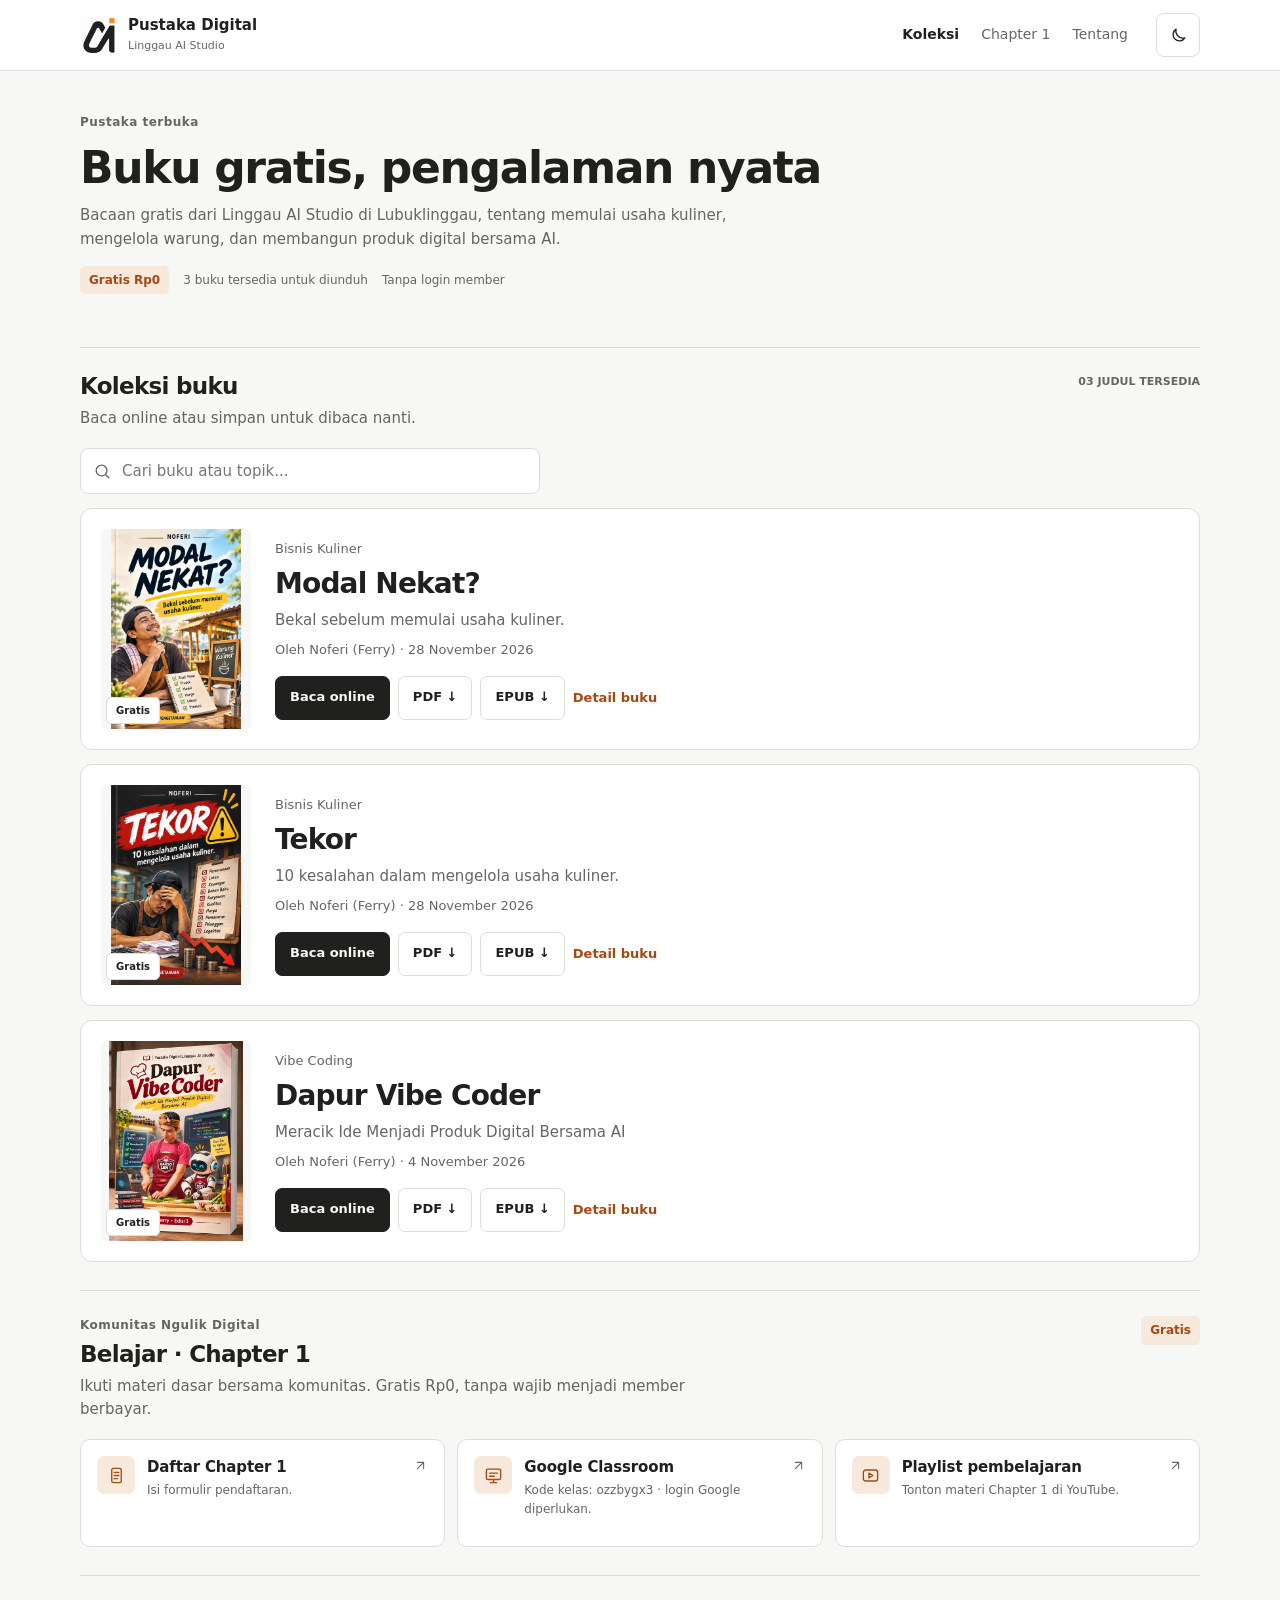
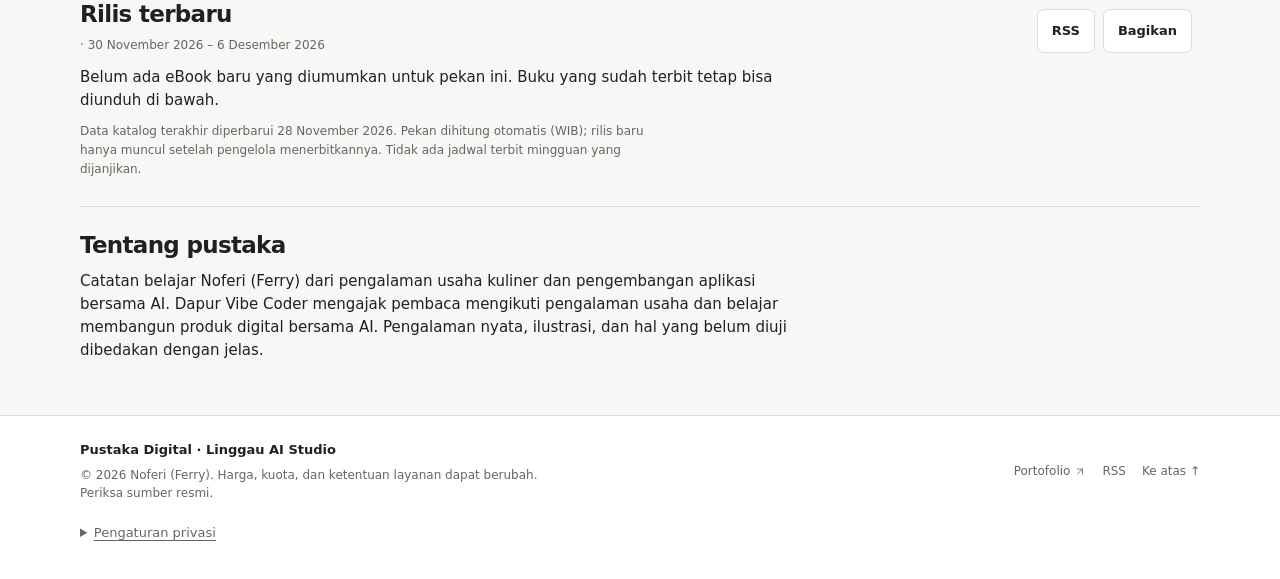
<file: index.html>
<!doctype html><html lang="id"><head><meta charset="utf-8"><meta name="referrer" content="strict-origin"><meta name="viewport" content="width=device-width, initial-scale=1"><meta name="theme-color" content="#F7F7F5"><meta name="description" content="Dapur Vibe Coder, eBook gratis dari Linggau AI Studio di Lubuklinggau. Belajar membuat aplikasi UMKM bersama AI, baca online atau unduh PDF dan EPUB."><meta property="og:type" content="website"><meta property="og:title" content="Dapur Vibe Coder | eBook AI Gratis dari Lubuklinggau"><meta property="og:description" content="Dapur Vibe Coder, eBook gratis dari Linggau AI Studio di Lubuklinggau. Belajar membuat aplikasi UMKM bersama AI, baca online atau unduh PDF dan EPUB."><meta property="og:image" content="https://cuan74468-ux.github.io/buku-pintar-vibe-coder/Dapur_Vibe_Coder_Mockup.jpg"><meta property="og:url" content="https://cuan74468-ux.github.io/buku-pintar-vibe-coder/"><meta name="color-scheme" content="light dark"><title>Dapur Vibe Coder | eBook AI Gratis dari Lubuklinggau</title><link rel="canonical" href="https://cuan74468-ux.github.io/buku-pintar-vibe-coder/"><link rel="alternate" type="application/rss+xml" title="Rilis eBook Linggau AI Studio" href="feed.xml"><link rel="icon" href="assets/web/linggau-ai-logo.webp" type="image/webp" sizes="128x128"><link rel="stylesheet" href="css/site.css?v=20261128-studio-logo"><script defer src="js/analytics.js?v=20261128-privacy-footer"></script><script defer src="js/site.js?v=20261127-dapur"></script><script defer src="js/library.js?v=20261128-parity3"></script><meta property="og:locale" content="id_ID"><meta property="og:site_name" content="Pustaka Digital Linggau AI Studio"><meta property="og:image:alt" content="Sampul Dapur Vibe Coder Edisi 1"><meta name="twitter:card" content="summary_large_image"><meta name="twitter:title" content="Dapur Vibe Coder | eBook AI Gratis dari Lubuklinggau"><meta name="twitter:description" content="Dapur Vibe Coder, eBook gratis dari Linggau AI Studio di Lubuklinggau. Belajar membuat aplikasi UMKM bersama AI, baca online atau unduh PDF dan EPUB."><meta name="twitter:image" content="https://cuan74468-ux.github.io/buku-pintar-vibe-coder/Dapur_Vibe_Coder_Mockup.jpg"><meta name="twitter:image:alt" content="Sampul Dapur Vibe Coder Edisi 1"><meta name="msvalidate.01" content="8EEE8F0EE28D60FCB549FE2D41B4B8BF" /></head><body><a class="skip-link" href="#main">Lewati navigasi</a><div class="scroll-track" aria-hidden="true"><span id="scrollProgress"></span></div><header class="site-header" id="atas"><div class="container header-inner"><a class="logo" href="./"><span class="logo-icon"><img src="assets/web/linggau-ai-logo.webp" alt="" width="38" height="38"></span><span><strong>Pustaka Digital</strong><small>Linggau AI Studio</small></span></a><nav class="main-nav" aria-label="Navigasi utama"><a aria-current="page" href="./">Koleksi</a><a href="#chapter-1">Chapter 1</a><a href="#tentang">Tentang</a></nav><button id="themeToggle" class="theme-toggle" type="button" aria-label="Gunakan tema gelap" aria-pressed="false"><span class="icon-moon"><svg viewBox="0 0 24 24" fill="none" stroke="currentColor" stroke-width="1.7" stroke-linecap="round" stroke-linejoin="round" aria-hidden="true"><path d="M20 15A9 9 0 0 1 9 4a8 8 0 1 0 11 11z"/></svg></span><span class="icon-sun"><svg viewBox="0 0 24 24" fill="none" stroke="currentColor" stroke-width="1.7" stroke-linecap="round" stroke-linejoin="round" aria-hidden="true"><circle cx="12" cy="12" r="4"/><path d="M12 2v2m0 16v2M2 12h2m16 0h2m-3-7-1 1M6 18l-1 1M5 5l1 1m12 12 1 1"/></svg></span></button></div></header><main id="main" class="container main"><section class="intro"><span class="eyebrow">Pustaka terbuka</span><h1>Buku gratis, pengalaman nyata</h1><p>Bacaan gratis dari Linggau AI Studio di Lubuklinggau, tentang memulai usaha kuliner, mengelola warung, dan membangun produk digital bersama AI.</p><div class="intro-meta"><span class="tag">Gratis Rp0</span><span id="heroCounter">3 buku tersedia untuk diunduh</span><span>Tanpa login member</span></div></section><section id="katalog" class="section"><div class="section-heading"><div><h2>Koleksi buku</h2><p>Baca online atau simpan untuk dibaca nanti.</p></div><span class="muted" id="catalogCount">03 JUDUL TERSEDIA</span></div><div class="catalog-toolbar" id="catalogToolbar" hidden><label class="catalog-search"><svg viewBox="0 0 24 24" fill="none" stroke="currentColor" stroke-width="1.7" stroke-linecap="round" stroke-linejoin="round" aria-hidden="true"><circle cx="10.8" cy="10.8" r="6.8"/><path d="m16 16 4 4"/></svg><span class="visually-hidden">Cari judul eBook</span><input id="bookSearch" type="search" placeholder="Cari buku atau topik..." autocomplete="off"></label><span id="catalogSearchCount" aria-live="polite"></span></div><div class="books-grid" id="booksGrid" aria-live="polite"><article class="library-book" data-book-id="buku-pintar-vibe-coder-edisi-1"><a class="library-cover" href="buku-pintar-vibe-coder-edisi-1.html"><img src="assets/web/mockup.webp" width="480" height="720" alt="Sampul Dapur Vibe Coder Edisi 1"><span class="book-cover-tag">Gratis</span></a><div class="library-book-content"><span class="book-category">Vibe Coding / Edisi 1</span><h3><a href="buku-pintar-vibe-coder-edisi-1.html">Dapur Vibe Coder</a></h3><p>Meracik Ide Menjadi Produk Digital Bersama AI.</p><div class="book-byline">Oleh Noferi (Ferry) · 4 November 2026</div><div class="book-links"><a class="button primary" href="baca.html">Baca online <svg viewBox="0 0 24 24" fill="none" stroke="currentColor" stroke-width="1.7" stroke-linecap="round" stroke-linejoin="round" aria-hidden="true"><path d="M4 5h6a2 2 0 0 1 2 2v13a3 3 0 0 0-3-3H4zM20 5h-6a2 2 0 0 0-2 2v13a3 3 0 0 1 3-3h5z"/></svg></a><a class="button secondary" href="https://github.com/cuan74468-ux/buku-pintar-vibe-coder/releases/download/dapur-vibe-coder/Dapur_Vibe_Coder.pdf" download>PDF <svg viewBox="0 0 24 24" fill="none" stroke="currentColor" stroke-width="1.7" stroke-linecap="round" stroke-linejoin="round" aria-hidden="true"><path d="M12 3v12m-5-5 5 5 5-5M4 17v4h16v-4"/></svg></a><a class="button secondary" href="https://github.com/cuan74468-ux/buku-pintar-vibe-coder/releases/download/dapur-vibe-coder/Dapur_Vibe_Coder.epub" download>EPUB <svg viewBox="0 0 24 24" fill="none" stroke="currentColor" stroke-width="1.7" stroke-linecap="round" stroke-linejoin="round" aria-hidden="true"><path d="M12 3v12m-5-5 5 5 5-5M4 17v4h16v-4"/></svg></a><a class="text-link" href="buku-pintar-vibe-coder-edisi-1.html">Detail buku</a></div></div></article><article class="library-book" data-book-id="modal-nekat"><a class="library-cover" href="modal-nekat.html" aria-label="Lihat Modal Nekat?"><img src="modal-nekat-cover.jpg" alt="Sampul Modal Nekat?" loading="lazy"><span class="book-cover-tag">Gratis</span></a><div class="library-book-content"><span class="book-category">Bisnis Kuliner</span><h3><a href="modal-nekat.html">Modal Nekat?</a></h3><p>Bekal sebelum memulai usaha kuliner.</p><div class="book-byline">Oleh Noferi (Ferry) · 28 November 2026</div><div class="book-links"><a class="button primary" href="modal-nekat-baca.html">Baca online</a><a class="button secondary" href="modal-nekat.pdf" download>PDF ↓</a><a class="button secondary" href="modal-nekat.epub" download>EPUB ↓</a><a class="text-link" href="modal-nekat.html">Detail buku</a></div></div></article><article class="library-book" data-book-id="tekor"><a class="library-cover" href="tekor.html" aria-label="Lihat Tekor"><img src="tekor-cover.jpg" alt="Sampul Tekor" loading="lazy"><span class="book-cover-tag">Gratis</span></a><div class="library-book-content"><span class="book-category">Bisnis Kuliner</span><h3><a href="tekor.html">Tekor</a></h3><p>10 kesalahan dalam mengelola usaha kuliner.</p><div class="book-byline">Oleh Noferi (Ferry) · 28 November 2026</div><div class="book-links"><a class="button primary" href="tekor-baca.html">Baca online</a><a class="button secondary" href="tekor.pdf" download>PDF ↓</a><a class="button secondary" href="tekor.epub" download>EPUB ↓</a><a class="text-link" href="tekor.html">Detail buku</a></div></div></article></div><p id="catalogError" hidden></p></section><section id="chapter-1" class="section education" aria-labelledby="chapterTitle"><div class="section-heading"><div><span class="eyebrow">Komunitas Ngulik Digital</span><h2 id="chapterTitle">Belajar · Chapter 1</h2><p>Ikuti materi dasar bersama komunitas. Gratis Rp0, tanpa wajib menjadi member berbayar.</p></div><span class="tag">Gratis</span></div><div class="education-grid"><a class="resource" href="https://docs.google.com/forms/d/e/1FAIpQLSfzESJyEBbfKCbc8-xBmmF4muhKqjSzf9E40__3sTAUe01NOA/viewform" target="_blank" rel="noopener noreferrer"><span class="resource-icon"><svg viewBox="0 0 24 24" fill="none" stroke="currentColor" stroke-width="1.7" stroke-linecap="round" stroke-linejoin="round" aria-hidden="true"><rect x="6" y="3" width="12" height="18" rx="2"/><path d="M9 8h6m-6 4h6m-6 4h4"/></svg></span><div><h3>Daftar Chapter 1</h3><p>Isi formulir pendaftaran.</p></div><svg viewBox="0 0 24 24" fill="none" stroke="currentColor" stroke-width="1.7" stroke-linecap="round" stroke-linejoin="round" aria-hidden="true"><path d="M7 17 17 7M7 7h10v10"/></svg></a><a class="resource" href="https://classroom.google.com/c/ODk4MzQ4OTEwMjc5?cjc=ozzbygx3" target="_blank" rel="noopener noreferrer"><span class="resource-icon"><svg viewBox="0 0 24 24" fill="none" stroke="currentColor" stroke-width="1.7" stroke-linecap="round" stroke-linejoin="round" aria-hidden="true"><rect x="3" y="4" width="18" height="13" rx="2"/><path d="M8 21h8m-4-4v4M7 9h10m-10 4h6"/></svg></span><div><h3>Google Classroom</h3><p>Kode kelas: ozzbygx3 · login Google diperlukan.</p></div><svg viewBox="0 0 24 24" fill="none" stroke="currentColor" stroke-width="1.7" stroke-linecap="round" stroke-linejoin="round" aria-hidden="true"><path d="M7 17 17 7M7 7h10v10"/></svg></a><a class="resource" href="https://youtube.com/playlist?list=PLcs3Kh8r8dmw&amp;si=dyqSEDlvtVQv7zWj" target="_blank" rel="noopener noreferrer"><span class="resource-icon"><svg viewBox="0 0 24 24" fill="none" stroke="currentColor" stroke-width="1.7" stroke-linecap="round" stroke-linejoin="round" aria-hidden="true"><rect x="3" y="5" width="18" height="14" rx="3"/><path d="m10 9 5 3-5 3z"/></svg></span><div><h3>Playlist pembelajaran</h3><p>Tonton materi Chapter 1 di YouTube.</p></div><svg viewBox="0 0 24 24" fill="none" stroke="currentColor" stroke-width="1.7" stroke-linecap="round" stroke-linejoin="round" aria-hidden="true"><path d="M7 17 17 7M7 7h10v10"/></svg></a></div></section><section id="minggu-ini" class="section updates"><div><h2>Rilis terbaru</h2><span id="weekLabel" class="muted">Pekan berjalan</span><p id="weekStatus" role="status">Informasi pekan berjalan sedang dimuat.</p><p id="weekHint" class="muted">Tidak ada jadwal terbit rutin yang dijanjikan.</p></div><div class="update-actions"><a class="button secondary" href="feed.xml">RSS</a><button id="shareLibrary" class="button secondary">Bagikan</button><span id="shareFeedback" aria-live="polite"></span></div></section><section id="tentang" class="section about"><h2>Tentang pustaka</h2><p>Catatan belajar Noferi (Ferry) dari pengalaman usaha kuliner dan pengembangan aplikasi bersama AI. Dapur Vibe Coder mengajak pembaca mengikuti pengalaman usaha dan belajar membangun produk digital bersama AI. Pengalaman nyata, ilustrasi, dan hal yang belum diuji dibedakan dengan jelas.</p><p id="comingTitle" hidden>Rak ini belum selesai.</p><p id="comingText" hidden></p></section></main><footer class="site-footer"><div class="container footer-inner"><div><strong>Pustaka Digital · Linggau AI Studio</strong><p>© 2026 Noferi (Ferry). Harga, kuota, dan ketentuan layanan dapat berubah. Periksa sumber resmi.</p></div><nav aria-label="Tautan ekosistem"><a href="https://cuan74468-ux.github.io/">Portofolio <svg viewBox="0 0 24 24" fill="none" stroke="currentColor" stroke-width="1.7" stroke-linecap="round" stroke-linejoin="round" aria-hidden="true"><path d="M7 17 17 7M7 7h10v10"/></svg></a><a href="feed.xml">RSS</a><a href="#atas">Ke atas ↑</a></nav></div><details id="analyticsPreferences" class="container"><summary>Pengaturan privasi</summary><p>Google Analytics bersifat opsional. Jika diizinkan, Google dapat menggunakan cookie dan informasi perangkat untuk memahami penggunaan pustaka. Akses buku tetap gratis tanpa analitik. <a href="https://policies.google.com/privacy" rel="noopener noreferrer" target="_blank">Kebijakan privasi Google</a>.</p><p id="analyticsStatus" aria-live="polite">Analitik tidak aktif.</p><button type="button" class="button secondary" id="analyticsAccept">Izinkan analitik</button> <button type="button" class="button secondary" id="analyticsReject">Tolak analitik</button></details></footer><noscript><div class="container">JavaScript nonaktif. Unduh PDF atau EPUB melalui tautan yang tersedia.</div></noscript></body></html>
</file>
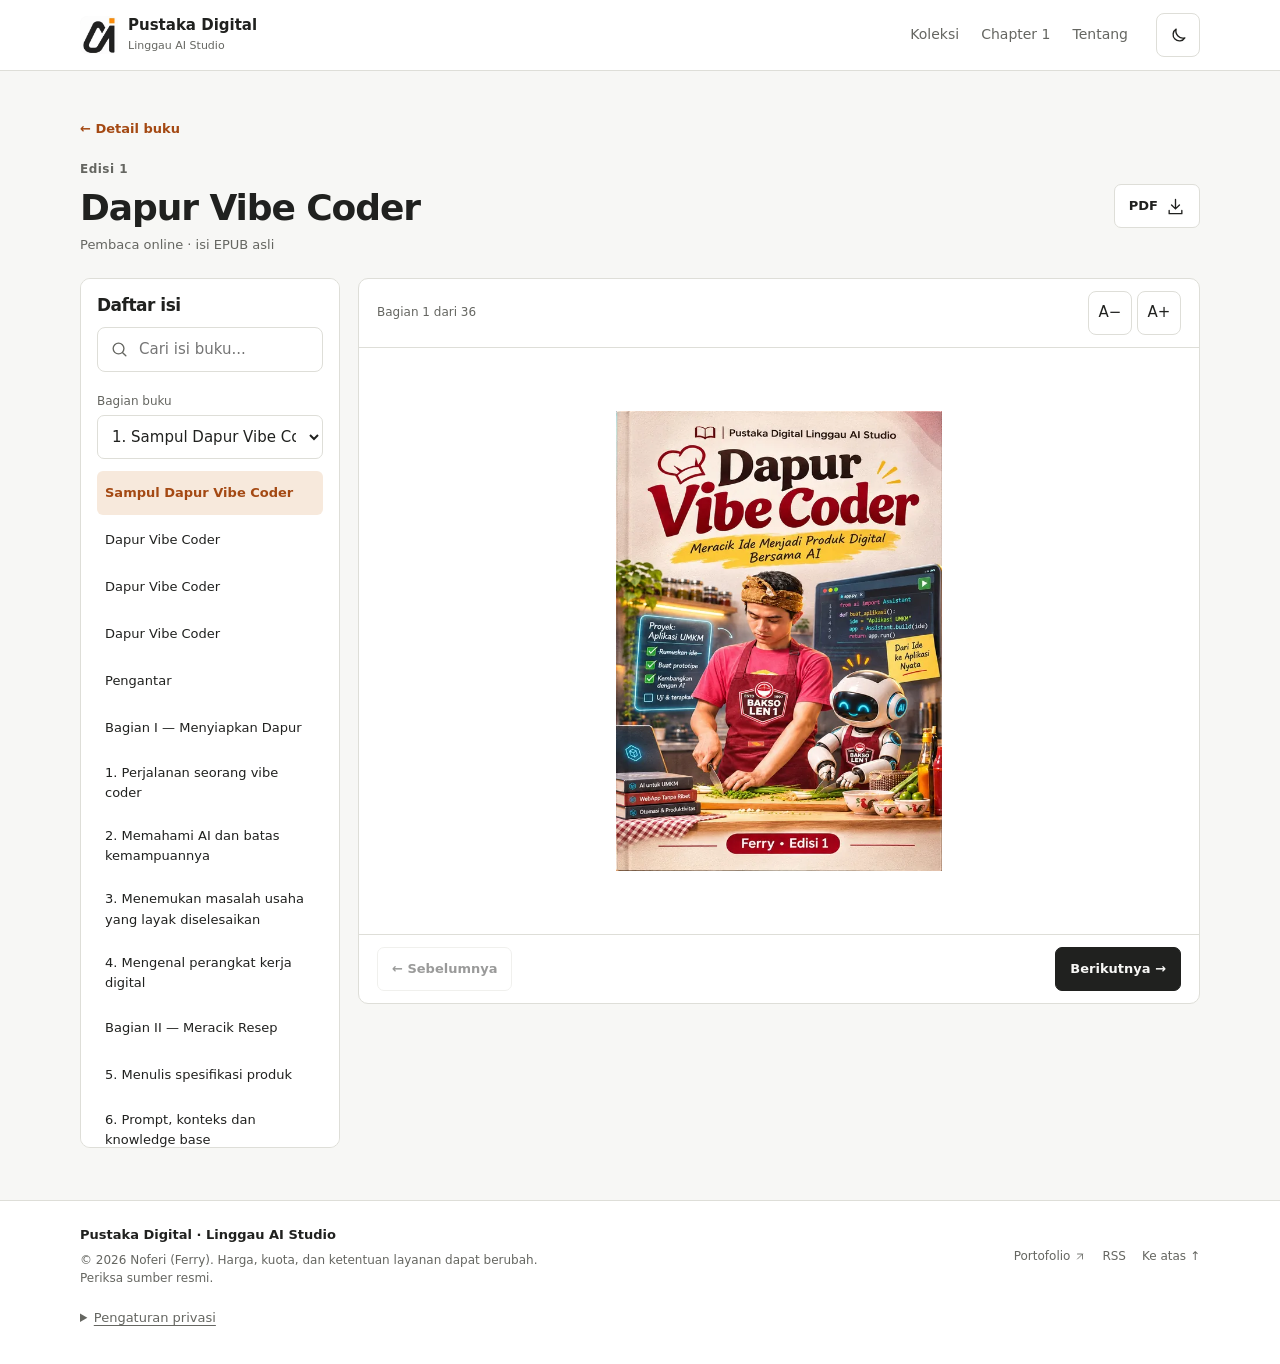
<file: baca.html>
<!doctype html><html lang="id"><head><meta charset="utf-8"><meta name="referrer" content="strict-origin"><meta name="viewport" content="width=device-width, initial-scale=1"><meta name="theme-color" content="#F7F7F5"><meta name="description" content="Baca Dapur Vibe Coder langsung di browser. Jelajahi 36 bagian tentang belajar membangun aplikasi dengan AI, GitHub, API, database, dan keamanan."><meta property="og:type" content="website"><meta property="og:title" content="Baca Dapur Vibe Coder Online | Gratis"><meta property="og:description" content="Baca Dapur Vibe Coder langsung di browser. Jelajahi 36 bagian tentang belajar membangun aplikasi dengan AI, GitHub, API, database, dan keamanan."><meta property="og:image" content="https://cuan74468-ux.github.io/buku-pintar-vibe-coder/Dapur_Vibe_Coder_Mockup.jpg"><meta property="og:url" content="https://cuan74468-ux.github.io/buku-pintar-vibe-coder/baca.html"><meta name="color-scheme" content="light dark"><title>Baca Dapur Vibe Coder Online | Gratis</title><link rel="canonical" href="https://cuan74468-ux.github.io/buku-pintar-vibe-coder/baca.html"><link rel="alternate" type="application/rss+xml" title="Rilis eBook Linggau AI Studio" href="feed.xml"><link rel="icon" href="assets/web/linggau-ai-logo.webp" type="image/webp" sizes="128x128"><link rel="stylesheet" href="css/site.css?v=20261128-studio-logo"><script defer src="js/analytics.js?v=20261128-privacy-footer"></script><script defer src="js/site.js?v=20261127-dapur"></script><script defer src="js/reader.js?v=20261128-multibook"></script><meta property="og:locale" content="id_ID"><meta property="og:site_name" content="Pustaka Digital Linggau AI Studio"><meta property="og:image:alt" content="Sampul Dapur Vibe Coder Edisi 1"><meta name="twitter:card" content="summary_large_image"><meta name="twitter:title" content="Baca Dapur Vibe Coder Online | Gratis"><meta name="twitter:description" content="Baca Dapur Vibe Coder langsung di browser. Jelajahi 36 bagian tentang belajar membangun aplikasi dengan AI, GitHub, API, database, dan keamanan."><meta name="twitter:image" content="https://cuan74468-ux.github.io/buku-pintar-vibe-coder/Dapur_Vibe_Coder_Mockup.jpg"><meta name="twitter:image:alt" content="Sampul Dapur Vibe Coder Edisi 1"></head><body class="reader-page"><a class="skip-link" href="#main">Lewati navigasi</a><div class="scroll-track" aria-hidden="true"><span id="scrollProgress"></span></div><header class="site-header" id="atas"><div class="container header-inner"><a class="logo" href="./"><span class="logo-icon"><img src="assets/web/linggau-ai-logo.webp" alt="" width="38" height="38"></span><span><strong>Pustaka Digital</strong><small>Linggau AI Studio</small></span></a><nav class="main-nav" aria-label="Navigasi utama"><a  href="./">Koleksi</a><a href="./#chapter-1">Chapter 1</a><a href="./#tentang">Tentang</a></nav><button id="themeToggle" class="theme-toggle" type="button" aria-label="Gunakan tema gelap" aria-pressed="false"><span class="icon-moon"><svg viewBox="0 0 24 24" fill="none" stroke="currentColor" stroke-width="1.7" stroke-linecap="round" stroke-linejoin="round" aria-hidden="true"><path d="M20 15A9 9 0 0 1 9 4a8 8 0 1 0 11 11z"/></svg></span><span class="icon-sun"><svg viewBox="0 0 24 24" fill="none" stroke="currentColor" stroke-width="1.7" stroke-linecap="round" stroke-linejoin="round" aria-hidden="true"><circle cx="12" cy="12" r="4"/><path d="M12 2v2m0 16v2M2 12h2m16 0h2m-3-7-1 1M6 18l-1 1M5 5l1 1m12 12 1 1"/></svg></span></button></div></header><main class="container main" id="main"><a class="back-link" href="buku-pintar-vibe-coder-edisi-1.html">← Detail buku</a><div class="reader-heading"><div><span class="eyebrow">Edisi 1</span><h1>Dapur Vibe Coder</h1><p class="muted">Pembaca online · isi EPUB asli</p></div><a class="button secondary" href="https://github.com/cuan74468-ux/buku-pintar-vibe-coder/releases/download/dapur-vibe-coder/Dapur_Vibe_Coder.pdf" download>PDF <svg viewBox="0 0 24 24" fill="none" stroke="currentColor" stroke-width="1.7" stroke-linecap="round" stroke-linejoin="round" aria-hidden="true"><path d="M12 3v12m-5-5 5 5 5-5M4 17v4h16v-4"/></svg></a></div><div class="reader-layout"><aside class="reader-sidebar"><h2>Daftar isi</h2><label class="catalog-search"><svg viewBox="0 0 24 24" fill="none" stroke="currentColor" stroke-width="1.7" stroke-linecap="round" stroke-linejoin="round" aria-hidden="true"><circle cx="10.8" cy="10.8" r="6.8"/><path d="m16 16 4 4"/></svg><span class="visually-hidden">Cari isi buku</span><input type="search" id="readerSearch" placeholder="Cari isi buku..." disabled></label><div id="searchResults" aria-live="polite"></div><label class="select-label" for="chapterSelect">Bagian buku</label><select id="chapterSelect" disabled><option>Memuat buku…</option></select><nav id="readerToc" aria-label="Daftar isi buku"></nav></aside><section class="reading-panel" aria-label="Isi buku"><div class="reader-tools"><span id="readerPosition" role="status">Memuat buku…</span><div><button id="fontMinus" class="small-button" aria-label="A− Perkecil teks">A−</button><button id="fontPlus" class="small-button" aria-label="A+ Perbesar teks">A+</button></div></div><article id="readerContent" class="reading-content" aria-busy="true"><p>Memuat isi EPUB asli. Jika pembaca tidak tersedia, <a href="Dapur_Vibe_Coder.pdf">buka PDF</a> atau <a href="https://github.com/cuan74468-ux/buku-pintar-vibe-coder/releases/download/dapur-vibe-coder/Dapur_Vibe_Coder.epub" download>unduh EPUB</a>.</p></article><div class="reader-pagination"><button id="prevChapter" class="button secondary" disabled>← Sebelumnya</button><button id="nextChapter" class="button primary" disabled>Berikutnya →</button></div></section></div></main><footer class="site-footer"><div class="container footer-inner"><div><strong>Pustaka Digital · Linggau AI Studio</strong><p>© 2026 Noferi (Ferry). Harga, kuota, dan ketentuan layanan dapat berubah. Periksa sumber resmi.</p></div><nav aria-label="Tautan ekosistem"><a href="https://cuan74468-ux.github.io/">Portofolio <svg viewBox="0 0 24 24" fill="none" stroke="currentColor" stroke-width="1.7" stroke-linecap="round" stroke-linejoin="round" aria-hidden="true"><path d="M7 17 17 7M7 7h10v10"/></svg></a><a href="feed.xml">RSS</a><a href="#atas">Ke atas ↑</a></nav></div><details id="analyticsPreferences" class="container"><summary>Pengaturan privasi</summary><p>Google Analytics bersifat opsional. Jika diizinkan, Google dapat menggunakan cookie dan informasi perangkat untuk memahami penggunaan pustaka. Akses buku tetap gratis tanpa analitik. <a href="https://policies.google.com/privacy" rel="noopener noreferrer" target="_blank">Kebijakan privasi Google</a>.</p><p id="analyticsStatus" aria-live="polite">Analitik tidak aktif.</p><button type="button" class="button secondary" id="analyticsAccept">Izinkan analitik</button> <button type="button" class="button secondary" id="analyticsReject">Tolak analitik</button></details></footer><noscript><div class="container"><a href="Dapur_Vibe_Coder.pdf">Baca PDF tanpa JavaScript</a></div></noscript></body></html>
</file>
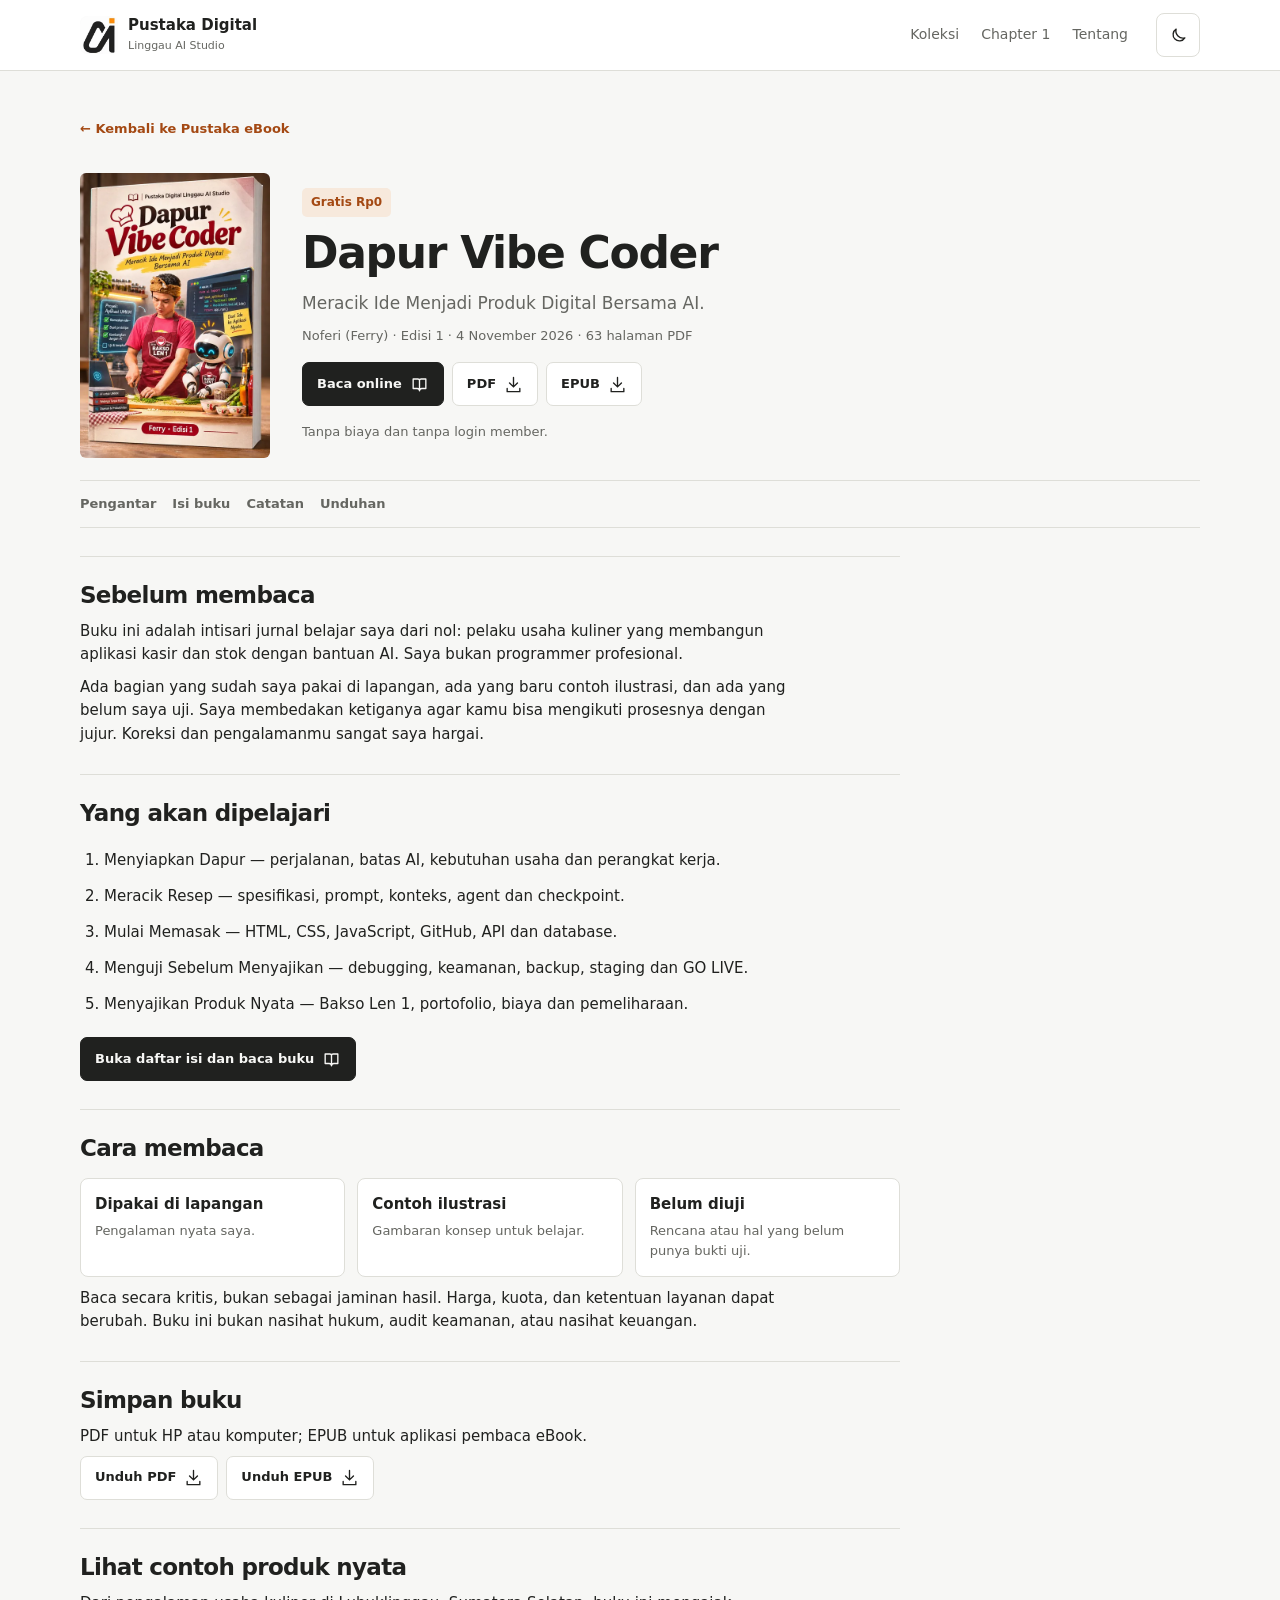
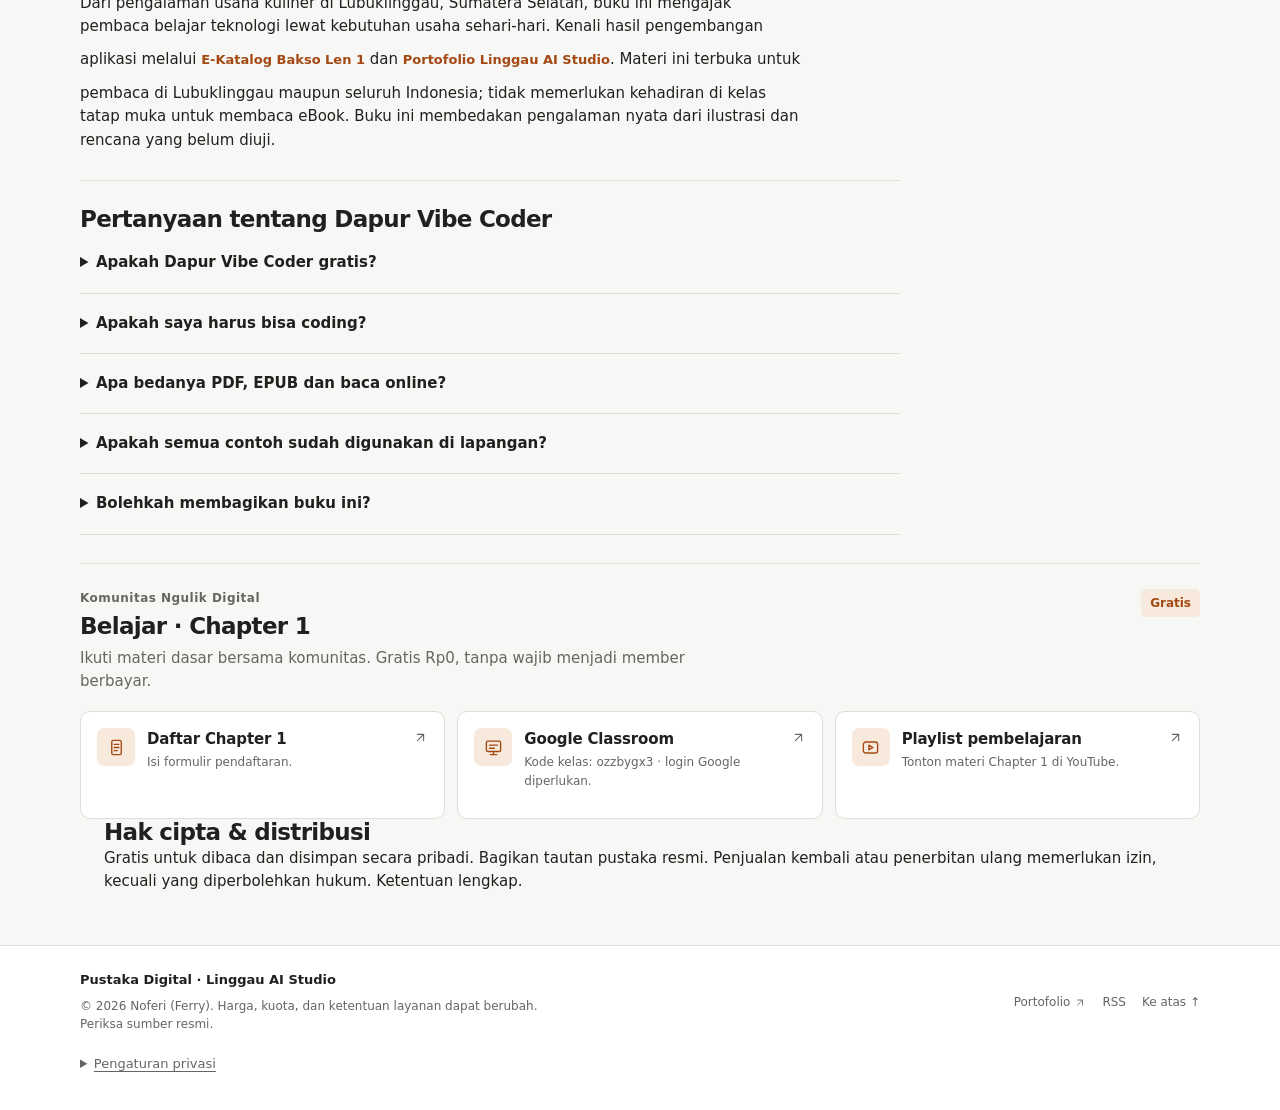
<file: buku-pintar-vibe-coder-edisi-1.html>
<!doctype html><html lang="id"><head><meta charset="utf-8"><meta name="referrer" content="strict-origin"><meta name="viewport" content="width=device-width, initial-scale=1"><meta name="theme-color" content="#F7F7F5"><meta name="description" content="Panduan vibe coding bahasa Indonesia dari pengalaman pelaku UMKM. Pelajari prompt, GitHub, database, dan keamanan. Baca atau unduh PDF dan EPUB gratis."><meta property="og:type" content="book"><meta property="og:title" content="Dapur Vibe Coder Edisi 1 | eBook AI Gratis"><meta property="og:description" content="Panduan vibe coding bahasa Indonesia dari pengalaman pelaku UMKM. Pelajari prompt, GitHub, database, dan keamanan. Baca atau unduh PDF dan EPUB gratis."><meta property="og:image" content="https://cuan74468-ux.github.io/buku-pintar-vibe-coder/Dapur_Vibe_Coder_Mockup.jpg"><meta property="og:url" content="https://cuan74468-ux.github.io/buku-pintar-vibe-coder/buku-pintar-vibe-coder-edisi-1.html"><meta name="color-scheme" content="light dark"><title>Dapur Vibe Coder Edisi 1 | eBook AI Gratis</title><link rel="canonical" href="https://cuan74468-ux.github.io/buku-pintar-vibe-coder/buku-pintar-vibe-coder-edisi-1.html"><link rel="alternate" type="application/rss+xml" title="Rilis eBook Linggau AI Studio" href="feed.xml"><link rel="icon" href="assets/web/linggau-ai-logo.webp" type="image/webp" sizes="128x128"><link rel="stylesheet" href="css/site.css?v=20261128-studio-logo"><script defer src="js/analytics.js?v=20261128-privacy-footer"></script><script defer src="js/site.js?v=20261127-dapur"></script><meta property="og:locale" content="id_ID"><meta property="og:site_name" content="Pustaka Digital Linggau AI Studio"><meta property="og:image:alt" content="Sampul Dapur Vibe Coder Edisi 1"><meta name="twitter:card" content="summary_large_image"><meta name="twitter:title" content="Dapur Vibe Coder Edisi 1 | eBook AI Gratis"><meta name="twitter:description" content="Panduan vibe coding bahasa Indonesia dari pengalaman pelaku UMKM. Pelajari prompt, GitHub, database, dan keamanan. Baca atau unduh PDF dan EPUB gratis."><meta name="twitter:image" content="https://cuan74468-ux.github.io/buku-pintar-vibe-coder/Dapur_Vibe_Coder_Mockup.jpg"><meta name="twitter:image:alt" content="Sampul Dapur Vibe Coder Edisi 1"><script type="application/ld+json">{"@context":"https://schema.org","@graph":[{"@type":"Book","@id":"https://cuan74468-ux.github.io/buku-pintar-vibe-coder/buku-pintar-vibe-coder-edisi-1.html#book","name":"Dapur Vibe Coder","alternateName":"Meracik Ide Menjadi Produk Digital Bersama AI","description":"Catatan belajar seorang pelaku usaha kuliner dari Lubuklinggau, Sumatera Selatan, membangun aplikasi digital bersama AI, termasuk spesifikasi, prompt, GitHub, database dan keamanan.","author":{"@type":"Person","name":"Noferi (Ferry)"},"inLanguage":"id","bookEdition":"1","datePublished":"2026-11-04","numberOfPages":63,"isAccessibleForFree":true,"image":"https://cuan74468-ux.github.io/buku-pintar-vibe-coder/Dapur_Vibe_Coder_Mockup.jpg","url":"https://cuan74468-ux.github.io/buku-pintar-vibe-coder/buku-pintar-vibe-coder-edisi-1.html","workExample":[{"@type":"Book","bookFormat":"https://schema.org/EBook","encodingFormat":"application/pdf","url":"https://github.com/cuan74468-ux/buku-pintar-vibe-coder/releases/download/dapur-vibe-coder/Dapur_Vibe_Coder.pdf","isAccessibleForFree":true},{"@type":"Book","bookFormat":"https://schema.org/EBook","encodingFormat":"application/epub+zip","url":"https://github.com/cuan74468-ux/buku-pintar-vibe-coder/releases/download/dapur-vibe-coder/Dapur_Vibe_Coder.epub","isAccessibleForFree":true}]},{"@type":"FAQPage","@id":"https://cuan74468-ux.github.io/buku-pintar-vibe-coder/buku-pintar-vibe-coder-edisi-1.html#faq","mainEntity":[{"@type":"Question","name":"Apakah Dapur Vibe Coder gratis?","acceptedAnswer":{"@type":"Answer","text":"Ya. Buku edisi pertama dapat dibaca online atau diunduh dalam format PDF dan EPUB tanpa biaya dan tanpa login member."}},{"@type":"Question","name":"Apakah saya harus bisa coding?","acceptedAnswer":{"@type":"Answer","text":"Buku ini mengikuti pengalaman seorang pelaku usaha kuliner yang belajar membangun aplikasi bersama AI. Materinya dimulai dari kebutuhan usaha, spesifikasi, prompt, HTML, CSS, JavaScript, GitHub, API dan database."}},{"@type":"Question","name":"Apa bedanya PDF, EPUB dan baca online?","acceptedAnswer":{"@type":"Answer","text":"PDF cocok untuk dibaca di HP atau komputer, EPUB untuk aplikasi pembaca eBook, dan reader online memungkinkan membaca langsung di browser."}},{"@type":"Question","name":"Apakah semua contoh sudah digunakan di lapangan?","acceptedAnswer":{"@type":"Answer","text":"Tidak. Buku membedakan pengalaman yang dipakai di lapangan, contoh ilustrasi, dan hal yang belum diuji."}},{"@type":"Question","name":"Bolehkah membagikan buku ini?","acceptedAnswer":{"@type":"Answer","text":"Bagikan tautan pustaka resmi. Buku gratis untuk penggunaan pribadi; penjualan kembali atau penerbitan ulang memerlukan izin, kecuali yang diperbolehkan hukum."}}]}]}</script></head><body><a class="skip-link" href="#main">Lewati navigasi</a><div class="scroll-track" aria-hidden="true"><span id="scrollProgress"></span></div><header class="site-header" id="atas"><div class="container header-inner"><a class="logo" href="./"><span class="logo-icon"><img src="assets/web/linggau-ai-logo.webp" alt="" width="38" height="38"></span><span><strong>Pustaka Digital</strong><small>Linggau AI Studio</small></span></a><nav class="main-nav" aria-label="Navigasi utama"><a  href="./">Koleksi</a><a href="./#chapter-1">Chapter 1</a><a href="./#tentang">Tentang</a></nav><button id="themeToggle" class="theme-toggle" type="button" aria-label="Gunakan tema gelap" aria-pressed="false"><span class="icon-moon"><svg viewBox="0 0 24 24" fill="none" stroke="currentColor" stroke-width="1.7" stroke-linecap="round" stroke-linejoin="round" aria-hidden="true"><path d="M20 15A9 9 0 0 1 9 4a8 8 0 1 0 11 11z"/></svg></span><span class="icon-sun"><svg viewBox="0 0 24 24" fill="none" stroke="currentColor" stroke-width="1.7" stroke-linecap="round" stroke-linejoin="round" aria-hidden="true"><circle cx="12" cy="12" r="4"/><path d="M12 2v2m0 16v2M2 12h2m16 0h2m-3-7-1 1M6 18l-1 1M5 5l1 1m12 12 1 1"/></svg></span></button></div></header><main id="main" class="container main"><a class="back-link" href="./">← Kembali ke Pustaka eBook</a><section class="book-detail" aria-labelledby="heroTitle"><img class="detail-cover" src="assets/web/mockup.webp" width="480" height="720" alt="Sampul Dapur Vibe Coder Edisi 1" fetchpriority="high"><div><span class="tag">Gratis Rp0</span><h1 id="heroTitle">Dapur Vibe Coder</h1><p class="lead">Meracik Ide Menjadi Produk Digital Bersama AI.</p><p class="muted">Noferi (Ferry) · Edisi 1 · 4 November 2026 · 63 halaman PDF</p><div class="book-links"><a class="button primary" href="baca.html">Baca online <svg viewBox="0 0 24 24" fill="none" stroke="currentColor" stroke-width="1.7" stroke-linecap="round" stroke-linejoin="round" aria-hidden="true"><path d="M4 5h6a2 2 0 0 1 2 2v13a3 3 0 0 0-3-3H4zM20 5h-6a2 2 0 0 0-2 2v13a3 3 0 0 1 3-3h5z"/></svg></a><a class="button secondary" href="https://github.com/cuan74468-ux/buku-pintar-vibe-coder/releases/download/dapur-vibe-coder/Dapur_Vibe_Coder.pdf" download>PDF <svg viewBox="0 0 24 24" fill="none" stroke="currentColor" stroke-width="1.7" stroke-linecap="round" stroke-linejoin="round" aria-hidden="true"><path d="M12 3v12m-5-5 5 5 5-5M4 17v4h16v-4"/></svg></a><a class="button secondary" href="https://github.com/cuan74468-ux/buku-pintar-vibe-coder/releases/download/dapur-vibe-coder/Dapur_Vibe_Coder.epub" download>EPUB <svg viewBox="0 0 24 24" fill="none" stroke="currentColor" stroke-width="1.7" stroke-linecap="round" stroke-linejoin="round" aria-hidden="true"><path d="M12 3v12m-5-5 5 5 5-5M4 17v4h16v-4"/></svg></a></div><p class="muted">Tanpa biaya dan tanpa login member.</p></div></section><nav class="subnav" aria-label="Bagian buku"><a href="#tentang">Pengantar</a><a href="#materi">Isi buku</a><a href="#cara-membaca">Catatan</a><a href="#unduh">Unduhan</a></nav><div class="detail-content"><section id="tentang" class="section"><h2>Sebelum membaca</h2><p>Buku ini adalah intisari jurnal belajar saya dari nol: pelaku usaha kuliner yang membangun aplikasi kasir dan stok dengan bantuan AI. Saya bukan programmer profesional.</p><p>Ada bagian yang sudah saya pakai di lapangan, ada yang baru contoh ilustrasi, dan ada yang belum saya uji. Saya membedakan ketiganya agar kamu bisa mengikuti prosesnya dengan jujur. Koreksi dan pengalamanmu sangat saya hargai.</p></section><section id="materi" class="section"><h2>Yang akan dipelajari</h2><ol class="chapters"><li>Menyiapkan Dapur — perjalanan, batas AI, kebutuhan usaha dan perangkat kerja.</li><li>Meracik Resep — spesifikasi, prompt, konteks, agent dan checkpoint.</li><li>Mulai Memasak — HTML, CSS, JavaScript, GitHub, API dan database.</li><li>Menguji Sebelum Menyajikan — debugging, keamanan, backup, staging dan GO LIVE.</li><li>Menyajikan Produk Nyata — Bakso Len 1, portofolio, biaya dan pemeliharaan.</li></ol><a class="button primary" href="baca.html">Buka daftar isi dan baca buku <svg viewBox="0 0 24 24" fill="none" stroke="currentColor" stroke-width="1.7" stroke-linecap="round" stroke-linejoin="round" aria-hidden="true"><path d="M4 5h6a2 2 0 0 1 2 2v13a3 3 0 0 0-3-3H4zM20 5h-6a2 2 0 0 0-2 2v13a3 3 0 0 1 3-3h5z"/></svg></a></section><section id="cara-membaca" class="section"><h2>Cara membaca</h2><div class="proof-grid"><div><strong>Dipakai di lapangan</strong><p>Pengalaman nyata saya.</p></div><div><strong>Contoh ilustrasi</strong><p>Gambaran konsep untuk belajar.</p></div><div><strong>Belum diuji</strong><p>Rencana atau hal yang belum punya bukti uji.</p></div></div><p>Baca secara kritis, bukan sebagai jaminan hasil. Harga, kuota, dan ketentuan layanan dapat berubah. Buku ini bukan nasihat hukum, audit keamanan, atau nasihat keuangan.</p></section><section id="unduh" class="section"><h2>Simpan buku</h2><p>PDF untuk HP atau komputer; EPUB untuk aplikasi pembaca eBook.</p><div class="book-links"><a class="button secondary" href="https://github.com/cuan74468-ux/buku-pintar-vibe-coder/releases/download/dapur-vibe-coder/Dapur_Vibe_Coder.pdf" download>Unduh PDF <svg viewBox="0 0 24 24" fill="none" stroke="currentColor" stroke-width="1.7" stroke-linecap="round" stroke-linejoin="round" aria-hidden="true"><path d="M12 3v12m-5-5 5 5 5-5M4 17v4h16v-4"/></svg></a><a class="button secondary" href="https://github.com/cuan74468-ux/buku-pintar-vibe-coder/releases/download/dapur-vibe-coder/Dapur_Vibe_Coder.epub" download>Unduh EPUB <svg viewBox="0 0 24 24" fill="none" stroke="currentColor" stroke-width="1.7" stroke-linecap="round" stroke-linejoin="round" aria-hidden="true"><path d="M12 3v12m-5-5 5 5 5-5M4 17v4h16v-4"/></svg></a></div></section><section id="studi-kasus" class="section"><h2>Lihat contoh produk nyata</h2><p>Dari pengalaman usaha kuliner di Lubuklinggau, Sumatera Selatan, buku ini mengajak pembaca belajar teknologi lewat kebutuhan usaha sehari-hari. Kenali hasil pengembangan aplikasi melalui <a class="text-link" href="https://cuan74468-ux.github.io/bakso-len-1-menu/">E-Katalog Bakso Len 1</a> dan <a class="text-link" href="https://cuan74468-ux.github.io/">Portofolio Linggau AI Studio</a>. Materi ini terbuka untuk pembaca di Lubuklinggau maupun seluruh Indonesia; tidak memerlukan kehadiran di kelas tatap muka untuk membaca eBook. Buku ini membedakan pengalaman nyata dari ilustrasi dan rencana yang belum diuji.</p></section><section id="faq" class="section"><h2>Pertanyaan tentang Dapur Vibe Coder</h2><details class="faq-item"><summary>Apakah Dapur Vibe Coder gratis?</summary><p>Ya. Buku edisi pertama dapat dibaca online atau diunduh dalam format PDF dan EPUB tanpa biaya dan tanpa login member.</p></details><details class="faq-item"><summary>Apakah saya harus bisa coding?</summary><p>Buku ini mengikuti pengalaman seorang pelaku usaha kuliner yang belajar membangun aplikasi bersama AI. Materinya dimulai dari kebutuhan usaha, spesifikasi, prompt, HTML, CSS, JavaScript, GitHub, API dan database.</p></details><details class="faq-item"><summary>Apa bedanya PDF, EPUB dan baca online?</summary><p>PDF cocok untuk dibaca di HP atau komputer, EPUB untuk aplikasi pembaca eBook, dan reader online memungkinkan membaca langsung di browser.</p></details><details class="faq-item"><summary>Apakah semua contoh sudah digunakan di lapangan?</summary><p>Tidak. Buku membedakan pengalaman yang dipakai di lapangan, contoh ilustrasi, dan hal yang belum diuji.</p></details><details class="faq-item"><summary>Bolehkah membagikan buku ini?</summary><p>Bagikan tautan pustaka resmi. Buku gratis untuk penggunaan pribadi; penjualan kembali atau penerbitan ulang memerlukan izin, kecuali yang diperbolehkan hukum.</p></details></section></div><section id="chapter-1" class="section education" aria-labelledby="chapterTitle"><div class="section-heading"><div><span class="eyebrow">Komunitas Ngulik Digital</span><h2 id="chapterTitle">Belajar · Chapter 1</h2><p>Ikuti materi dasar bersama komunitas. Gratis Rp0, tanpa wajib menjadi member berbayar.</p></div><span class="tag">Gratis</span></div><div class="education-grid"><a class="resource" href="https://docs.google.com/forms/d/e/1FAIpQLSfzESJyEBbfKCbc8-xBmmF4muhKqjSzf9E40__3sTAUe01NOA/viewform" target="_blank" rel="noopener noreferrer"><span class="resource-icon"><svg viewBox="0 0 24 24" fill="none" stroke="currentColor" stroke-width="1.7" stroke-linecap="round" stroke-linejoin="round" aria-hidden="true"><rect x="6" y="3" width="12" height="18" rx="2"/><path d="M9 8h6m-6 4h6m-6 4h4"/></svg></span><div><h3>Daftar Chapter 1</h3><p>Isi formulir pendaftaran.</p></div><svg viewBox="0 0 24 24" fill="none" stroke="currentColor" stroke-width="1.7" stroke-linecap="round" stroke-linejoin="round" aria-hidden="true"><path d="M7 17 17 7M7 7h10v10"/></svg></a><a class="resource" href="https://classroom.google.com/c/ODk4MzQ4OTEwMjc5?cjc=ozzbygx3" target="_blank" rel="noopener noreferrer"><span class="resource-icon"><svg viewBox="0 0 24 24" fill="none" stroke="currentColor" stroke-width="1.7" stroke-linecap="round" stroke-linejoin="round" aria-hidden="true"><rect x="3" y="4" width="18" height="13" rx="2"/><path d="M8 21h8m-4-4v4M7 9h10m-10 4h6"/></svg></span><div><h3>Google Classroom</h3><p>Kode kelas: ozzbygx3 · login Google diperlukan.</p></div><svg viewBox="0 0 24 24" fill="none" stroke="currentColor" stroke-width="1.7" stroke-linecap="round" stroke-linejoin="round" aria-hidden="true"><path d="M7 17 17 7M7 7h10v10"/></svg></a><a class="resource" href="https://youtube.com/playlist?list=PLcs3Kh8r8dmw&amp;si=dyqSEDlvtVQv7zWj" target="_blank" rel="noopener noreferrer"><span class="resource-icon"><svg viewBox="0 0 24 24" fill="none" stroke="currentColor" stroke-width="1.7" stroke-linecap="round" stroke-linejoin="round" aria-hidden="true"><rect x="3" y="5" width="18" height="14" rx="3"/><path d="m10 9 5 3-5 3z"/></svg></span><div><h3>Playlist pembelajaran</h3><p>Tonton materi Chapter 1 di YouTube.</p></div><svg viewBox="0 0 24 24" fill="none" stroke="currentColor" stroke-width="1.7" stroke-linecap="round" stroke-linejoin="round" aria-hidden="true"><path d="M7 17 17 7M7 7h10v10"/></svg></a></div></section><section class="container" aria-labelledby="hakCiptaJudul"><h2 id="hakCiptaJudul">Hak cipta &amp; distribusi</h2><p>Gratis untuk dibaca dan disimpan secara pribadi. Bagikan tautan pustaka resmi. Penjualan kembali atau penerbitan ulang memerlukan izin, kecuali yang diperbolehkan hukum. <a href="https://github.com/cuan74468-ux/buku-pintar-vibe-coder/blob/main/HAK-CIPTA.md">Ketentuan lengkap</a>.</p></section></main><footer class="site-footer"><div class="container footer-inner"><div><strong>Pustaka Digital · Linggau AI Studio</strong><p>© 2026 Noferi (Ferry). Harga, kuota, dan ketentuan layanan dapat berubah. Periksa sumber resmi.</p></div><nav aria-label="Tautan ekosistem"><a href="https://cuan74468-ux.github.io/">Portofolio <svg viewBox="0 0 24 24" fill="none" stroke="currentColor" stroke-width="1.7" stroke-linecap="round" stroke-linejoin="round" aria-hidden="true"><path d="M7 17 17 7M7 7h10v10"/></svg></a><a href="feed.xml">RSS</a><a href="#atas">Ke atas ↑</a></nav></div><details id="analyticsPreferences" class="container"><summary>Pengaturan privasi</summary><p>Google Analytics bersifat opsional. Jika diizinkan, Google dapat menggunakan cookie dan informasi perangkat untuk memahami penggunaan pustaka. Akses buku tetap gratis tanpa analitik. <a href="https://policies.google.com/privacy" rel="noopener noreferrer" target="_blank">Kebijakan privasi Google</a>.</p><p id="analyticsStatus" aria-live="polite">Analitik tidak aktif.</p><button type="button" class="button secondary" id="analyticsAccept">Izinkan analitik</button> <button type="button" class="button secondary" id="analyticsReject">Tolak analitik</button></details></footer></body></html>
</file>
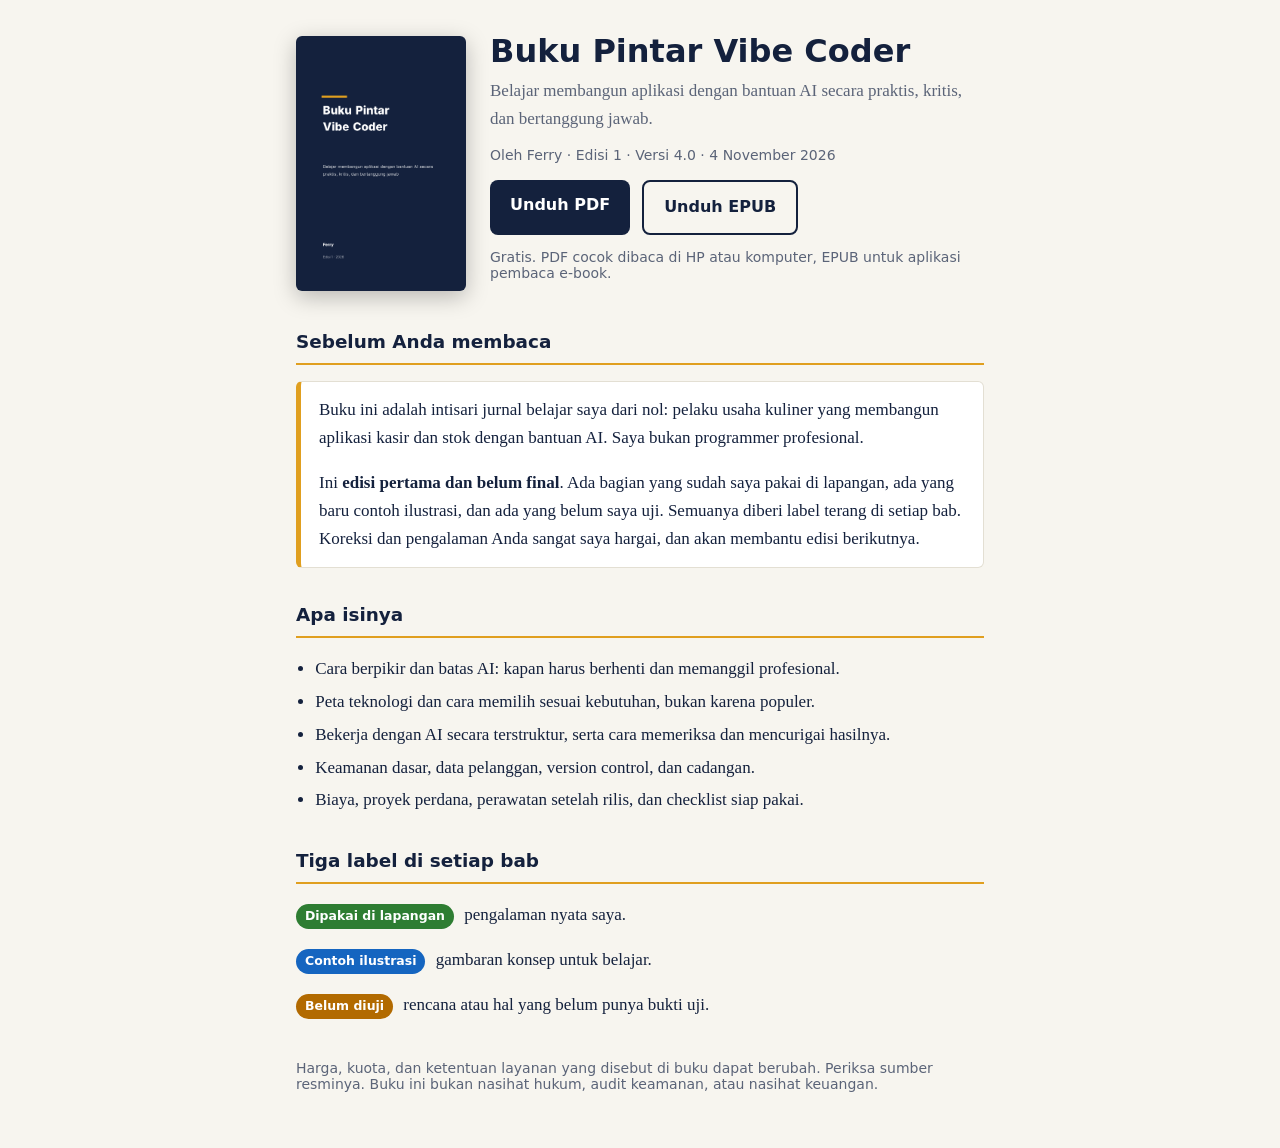
<file: index (2).html>
<!doctype html>
<html lang="id">
<head>
<meta charset="utf-8">
<meta name="viewport" content="width=device-width, initial-scale=1">
<title>Buku Pintar Vibe Coder</title>
<meta name="description" content="Belajar membangun aplikasi dengan bantuan AI secara praktis, kritis, dan bertanggung jawab. Edisi 1, gratis diunduh.">
<style>
  :root{--bg:#f7f5ef;--card:#ffffff;--ink:#14213d;--muted:#5b6478;--accent:#e09f1f;--line:#e3dfd3;--btn:#14213d;--btnink:#ffffff;--green:#2e7d32;--blue:#1565c0;--amber:#b26a00}
  @media (prefers-color-scheme:dark){:root:not([data-theme="light"]){--bg:#0f1524;--card:#18203a;--ink:#eef0f6;--muted:#a9b1c6;--line:#2a3354;--btn:#e09f1f;--btnink:#14213d}}
  *{box-sizing:border-box}
  body{margin:0;background:var(--bg);color:var(--ink);font:17px/1.65 Georgia,"Times New Roman",serif}
  .wrap{max-width:720px;margin:0 auto;padding:32px 16px 56px}
  h1,h2,.btn,.tag{font-family:system-ui,-apple-system,"Segoe UI",Roboto,sans-serif}
  h1{font-size:2rem;line-height:1.2;margin:0 0 .4rem}
  h2{font-size:1.15rem;margin:2rem 0 .5rem;padding-bottom:.35rem;border-bottom:2px solid var(--accent)}
  .hero{display:flex;gap:24px;align-items:center;flex-wrap:wrap}
  .hero img{width:170px;max-width:100%;border-radius:6px;box-shadow:0 6px 22px rgba(0,0,0,.25)}
  .sub{color:var(--muted);margin:0 0 .8rem}
  .meta{font:14px system-ui,sans-serif;color:var(--muted)}
  .dl{display:flex;gap:12px;flex-wrap:wrap;margin:1.1rem 0 .4rem}
  .btn{display:inline-block;background:var(--btn);color:var(--btnink);text-decoration:none;padding:12px 20px;border-radius:8px;font-weight:600;font-size:1rem}
  .btn:hover{opacity:.9}
  .btn.alt{background:transparent;color:var(--ink);border:2px solid var(--ink)}
  .note{background:var(--card);border:1px solid var(--line);border-left:5px solid var(--accent);border-radius:6px;padding:14px 18px;margin:1rem 0}
  ul{padding-left:1.2rem}
  li{margin:.3rem 0}
  .tag{display:inline-block;font-size:.78rem;font-weight:700;padding:2px 9px;border-radius:99px;color:#fff;margin-right:6px}
  .g{background:var(--green)}.b{background:var(--blue)}.a{background:var(--amber)}
  footer{margin-top:2.5rem;font:14px system-ui,sans-serif;color:var(--muted)}
</style>
</head>
<body>
<div class="wrap">

  <div class="hero">
    <img src="sampul.png" alt="Sampul buku Buku Pintar Vibe Coder">
    <div style="flex:1;min-width:240px">
      <h1>Buku Pintar Vibe Coder</h1>
      <p class="sub">Belajar membangun aplikasi dengan bantuan AI secara praktis, kritis, dan bertanggung jawab.</p>
      <p class="meta">Oleh Ferry · Edisi 1 · Versi 4.0 · 4 November 2026</p>
      <div class="dl">
        <a class="btn" href="Buku_Pintar_Vibe_Coder_Edisi1.pdf" download>Unduh PDF</a>
        <a class="btn alt" href="Buku_Pintar_Vibe_Coder_Edisi1.epub" download>Unduh EPUB</a>
      </div>
      <p class="meta">Gratis. PDF cocok dibaca di HP atau komputer, EPUB untuk aplikasi pembaca e-book.</p>
    </div>
  </div>

  <h2>Sebelum Anda membaca</h2>
  <div class="note">
    <p style="margin-top:0">Buku ini adalah intisari jurnal belajar saya dari nol: pelaku usaha kuliner yang membangun aplikasi kasir dan stok dengan bantuan AI. Saya bukan programmer profesional.</p>
    <p style="margin-bottom:0">Ini <strong>edisi pertama dan belum final</strong>. Ada bagian yang sudah saya pakai di lapangan, ada yang baru contoh ilustrasi, dan ada yang belum saya uji. Semuanya diberi label terang di setiap bab. Koreksi dan pengalaman Anda sangat saya hargai, dan akan membantu edisi berikutnya.</p>
  </div>

  <h2>Apa isinya</h2>
  <ul>
    <li>Cara berpikir dan batas AI: kapan harus berhenti dan memanggil profesional.</li>
    <li>Peta teknologi dan cara memilih sesuai kebutuhan, bukan karena populer.</li>
    <li>Bekerja dengan AI secara terstruktur, serta cara memeriksa dan mencurigai hasilnya.</li>
    <li>Keamanan dasar, data pelanggan, version control, dan cadangan.</li>
    <li>Biaya, proyek perdana, perawatan setelah rilis, dan checklist siap pakai.</li>
  </ul>

  <h2>Tiga label di setiap bab</h2>
  <p><span class="tag g">Dipakai di lapangan</span> pengalaman nyata saya.</p>
  <p><span class="tag b">Contoh ilustrasi</span> gambaran konsep untuk belajar.</p>
  <p><span class="tag a">Belum diuji</span> rencana atau hal yang belum punya bukti uji.</p>

  <footer>
    Harga, kuota, dan ketentuan layanan yang disebut di buku dapat berubah. Periksa sumber resminya. Buku ini bukan nasihat hukum, audit keamanan, atau nasihat keuangan.
  </footer>
</div>
</body>
</html>
</file>
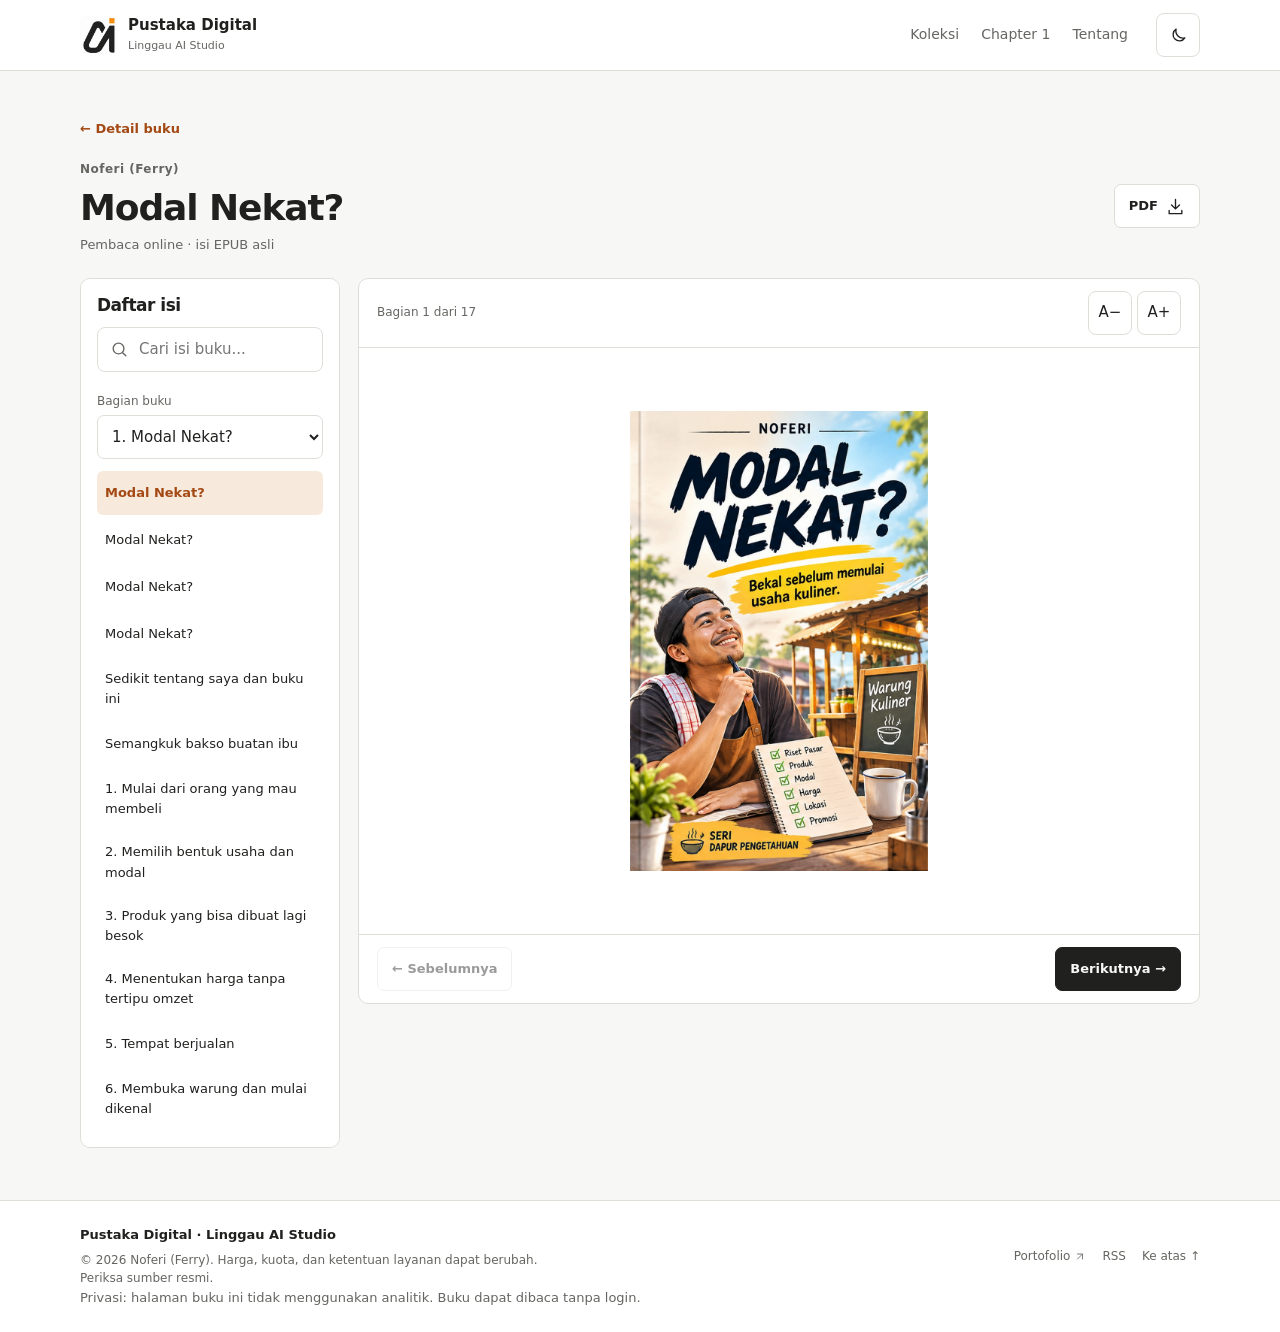
<file: modal-nekat-baca.html>
<!doctype html><html lang="id"><head><meta charset="utf-8"><meta name="referrer" content="strict-origin"><meta name="viewport" content="width=device-width, initial-scale=1"><meta name="theme-color" content="#F7F7F5"><meta name="description" content="Riset pembeli, modal, produk, harga, lokasi dan persiapan membuka warung."><meta property="og:type" content="website"><meta property="og:title" content="Baca Modal Nekat? | Pustaka Digital"><meta property="og:description" content="Riset pembeli, modal, produk, harga, lokasi dan persiapan membuka warung."><meta property="og:image" content="https://cuan74468-ux.github.io/buku-pintar-vibe-coder/modal-nekat-cover.jpg"><meta property="og:url" content="https://cuan74468-ux.github.io/buku-pintar-vibe-coder/modal-nekat-baca.html"><meta name="color-scheme" content="light dark"><title>Baca Modal Nekat? | Pustaka Digital</title><link rel="canonical" href="https://cuan74468-ux.github.io/buku-pintar-vibe-coder/modal-nekat-baca.html"><link rel="alternate" type="application/rss+xml" title="Rilis eBook Linggau AI Studio" href="feed.xml"><link rel="icon" href="assets/web/linggau-ai-logo.webp" type="image/webp" sizes="128x128"><link rel="stylesheet" href="css/site.css?v=20261128-studio-logo"><script defer src="js/site.js?v=20261127-dapur"></script><script defer src="js/reader.js?v=20261128-multibook"></script><meta property="og:locale" content="id_ID"><meta property="og:site_name" content="Pustaka Digital Linggau AI Studio"><meta property="og:image:alt" content="Sampul Modal Nekat?"><meta name="twitter:card" content="summary_large_image"><meta name="twitter:title" content="Baca Modal Nekat? | Pustaka Digital"><meta name="twitter:description" content="Riset pembeli, modal, produk, harga, lokasi dan persiapan membuka warung."><meta name="twitter:image" content="https://cuan74468-ux.github.io/buku-pintar-vibe-coder/modal-nekat-cover.jpg"><meta name="twitter:image:alt" content="Sampul Modal Nekat?"></head><body class="reader-page" data-book="modal-nekat"><a class="skip-link" href="#main">Lewati navigasi</a><div class="scroll-track" aria-hidden="true"><span id="scrollProgress"></span></div><header class="site-header" id="atas"><div class="container header-inner"><a class="logo" href="./"><span class="logo-icon"><img src="assets/web/linggau-ai-logo.webp" alt="" width="38" height="38"></span><span><strong>Pustaka Digital</strong><small>Linggau AI Studio</small></span></a><nav class="main-nav" aria-label="Navigasi utama"><a  href="./">Koleksi</a><a href="./#chapter-1">Chapter 1</a><a href="./#tentang">Tentang</a></nav><button id="themeToggle" class="theme-toggle" type="button" aria-label="Gunakan tema gelap" aria-pressed="false"><span class="icon-moon"><svg viewBox="0 0 24 24" fill="none" stroke="currentColor" stroke-width="1.7" stroke-linecap="round" stroke-linejoin="round" aria-hidden="true"><path d="M20 15A9 9 0 0 1 9 4a8 8 0 1 0 11 11z"/></svg></span><span class="icon-sun"><svg viewBox="0 0 24 24" fill="none" stroke="currentColor" stroke-width="1.7" stroke-linecap="round" stroke-linejoin="round" aria-hidden="true"><circle cx="12" cy="12" r="4"/><path d="M12 2v2m0 16v2M2 12h2m16 0h2m-3-7-1 1M6 18l-1 1M5 5l1 1m12 12 1 1"/></svg></span></button></div></header><main class="container main" id="main"><a class="back-link" href="modal-nekat.html">← Detail buku</a><div class="reader-heading"><div><span class="eyebrow">Noferi (Ferry)</span><h1>Modal Nekat?</h1><p class="muted">Pembaca online · isi EPUB asli</p></div><a class="button secondary" href="modal-nekat.pdf" download>PDF <svg viewBox="0 0 24 24" fill="none" stroke="currentColor" stroke-width="1.7" stroke-linecap="round" stroke-linejoin="round" aria-hidden="true"><path d="M12 3v12m-5-5 5 5 5-5M4 17v4h16v-4"/></svg></a></div><div class="reader-layout"><aside class="reader-sidebar"><h2>Daftar isi</h2><label class="catalog-search"><svg viewBox="0 0 24 24" fill="none" stroke="currentColor" stroke-width="1.7" stroke-linecap="round" stroke-linejoin="round" aria-hidden="true"><circle cx="10.8" cy="10.8" r="6.8"/><path d="m16 16 4 4"/></svg><span class="visually-hidden">Cari isi buku</span><input type="search" id="readerSearch" placeholder="Cari isi buku..." disabled></label><div id="searchResults" aria-live="polite"></div><label class="select-label" for="chapterSelect">Bagian buku</label><select id="chapterSelect" disabled><option>Memuat buku…</option></select><nav id="readerToc" aria-label="Daftar isi buku"></nav></aside><section class="reading-panel" aria-label="Isi buku"><div class="reader-tools"><span id="readerPosition" role="status">Memuat buku…</span><div><button id="fontMinus" class="small-button" aria-label="A− Perkecil teks">A−</button><button id="fontPlus" class="small-button" aria-label="A+ Perbesar teks">A+</button></div></div><article id="readerContent" class="reading-content" aria-busy="true"><p>Memuat isi EPUB asli. Jika pembaca tidak tersedia, <a href="modal-nekat.pdf">buka PDF</a> atau <a href="modal-nekat.epub" download>unduh EPUB</a>.</p></article><div class="reader-pagination"><button id="prevChapter" class="button secondary" disabled>← Sebelumnya</button><button id="nextChapter" class="button primary" disabled>Berikutnya →</button></div></section></div></main><footer class="site-footer"><div class="container footer-inner"><div><strong>Pustaka Digital · Linggau AI Studio</strong><p>© 2026 Noferi (Ferry). Harga, kuota, dan ketentuan layanan dapat berubah. Periksa sumber resmi.</p></div><nav aria-label="Tautan ekosistem"><a href="https://cuan74468-ux.github.io/">Portofolio <svg viewBox="0 0 24 24" fill="none" stroke="currentColor" stroke-width="1.7" stroke-linecap="round" stroke-linejoin="round" aria-hidden="true"><path d="M7 17 17 7M7 7h10v10"/></svg></a><a href="feed.xml">RSS</a><a href="#atas">Ke atas ↑</a></nav></div><p class="container muted">Privasi: halaman buku ini tidak menggunakan analitik. Buku dapat dibaca tanpa login.</p></footer><noscript><div class="container"><a href="modal-nekat.pdf">Baca PDF tanpa JavaScript</a></div></noscript></body></html>
</file>
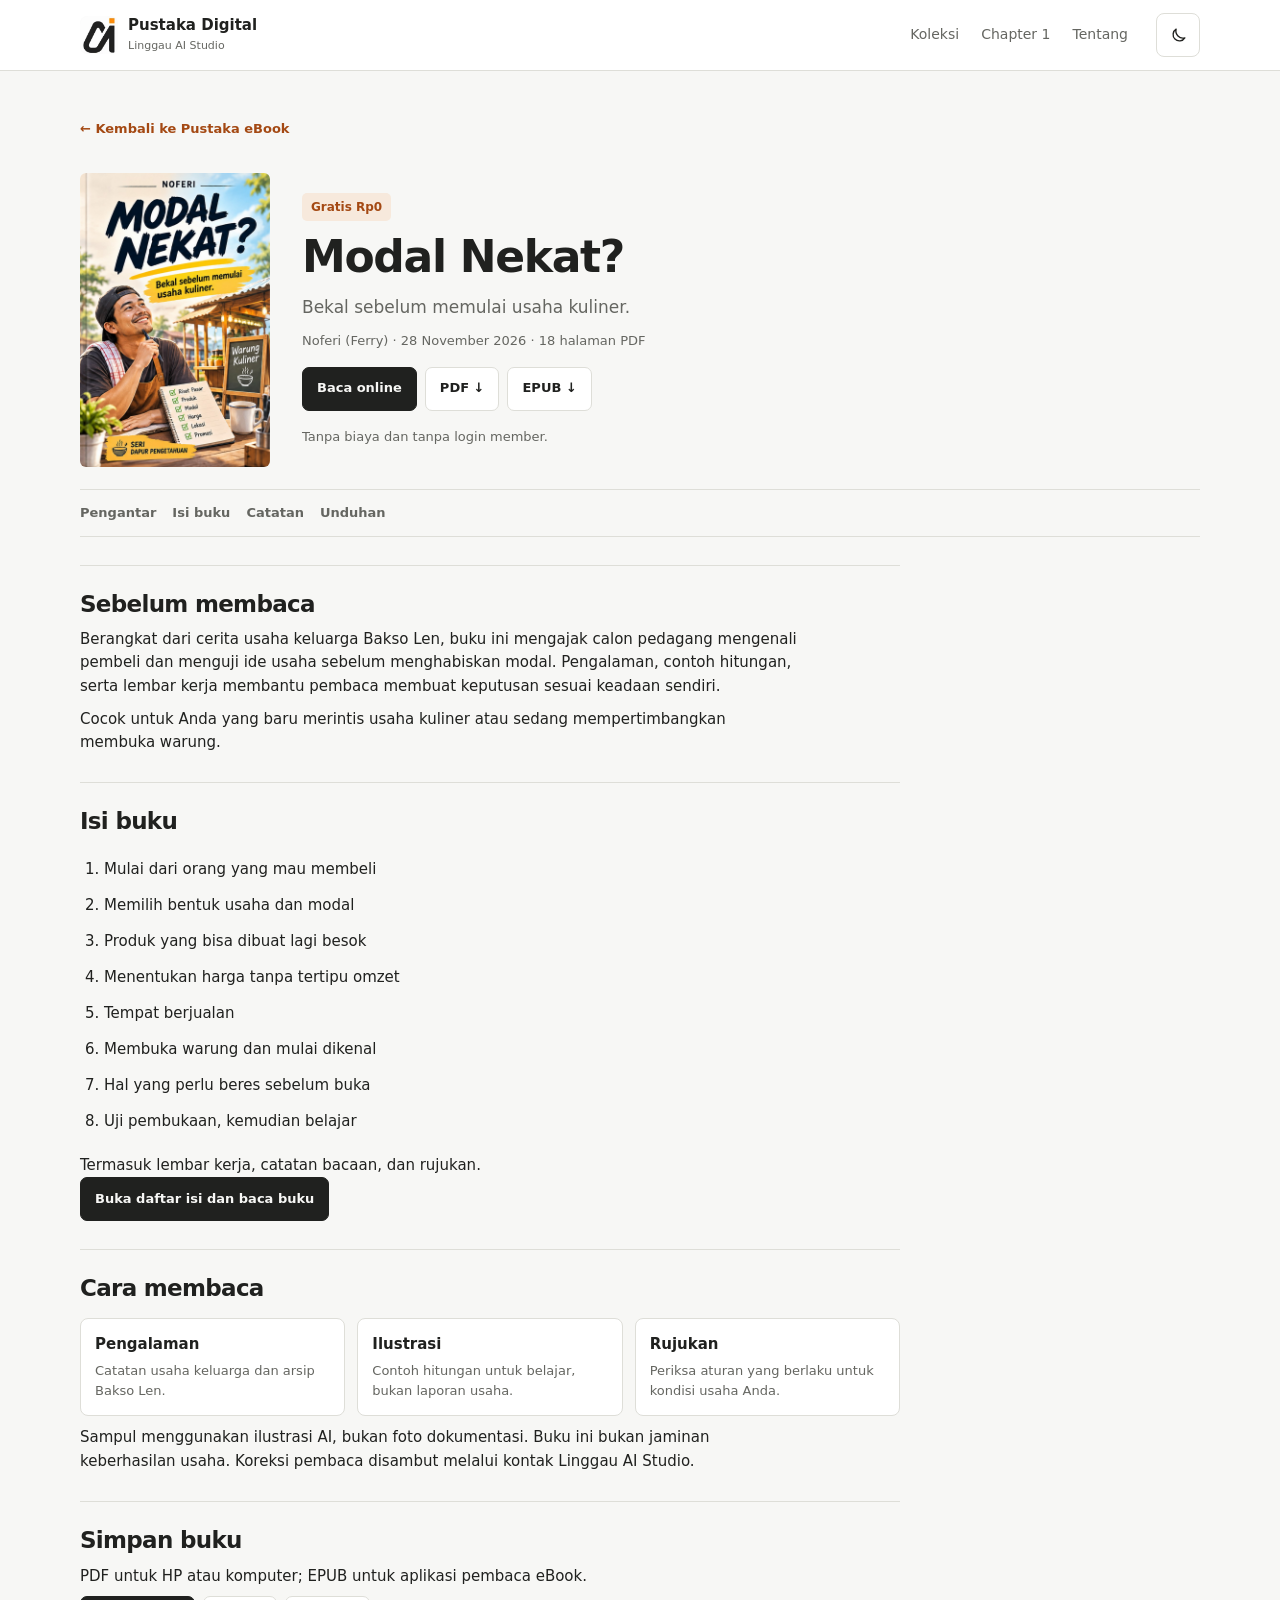
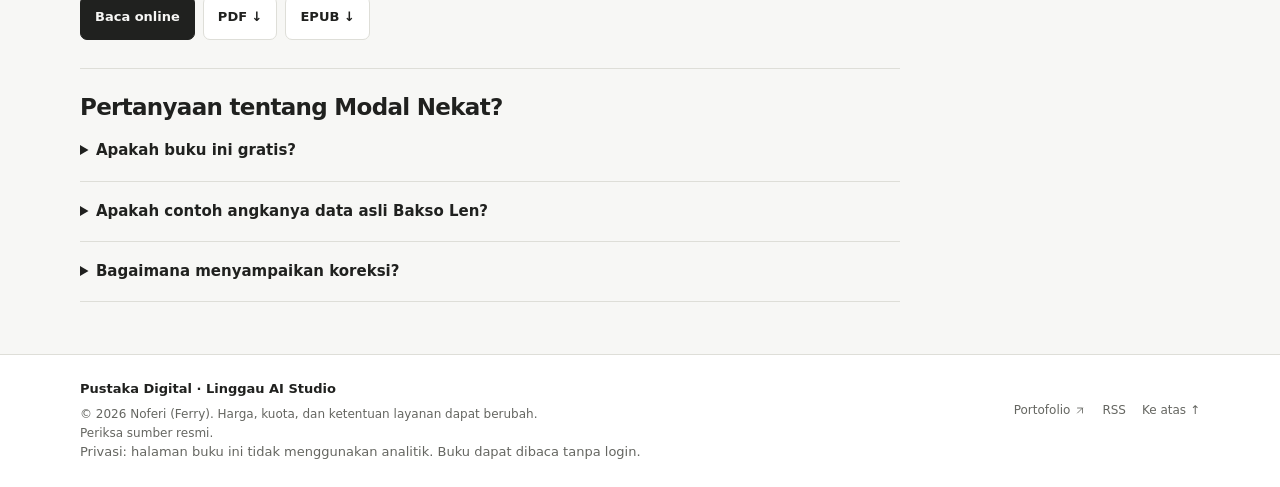
<file: modal-nekat.html>
<!doctype html><html lang="id"><head><meta charset="utf-8"><meta name="referrer" content="strict-origin"><meta name="viewport" content="width=device-width, initial-scale=1"><meta name="theme-color" content="#F7F7F5"><meta name="description" content="Riset pembeli, modal, produk, harga, lokasi dan persiapan membuka warung."><meta property="og:type" content="book"><meta property="og:title" content="Modal Nekat? | Pustaka Digital"><meta property="og:description" content="Riset pembeli, modal, produk, harga, lokasi dan persiapan membuka warung."><meta property="og:image" content="https://cuan74468-ux.github.io/buku-pintar-vibe-coder/modal-nekat-cover.jpg"><meta property="og:url" content="https://cuan74468-ux.github.io/buku-pintar-vibe-coder/modal-nekat.html"><meta name="color-scheme" content="light dark"><title>Modal Nekat? | Pustaka Digital</title><link rel="canonical" href="https://cuan74468-ux.github.io/buku-pintar-vibe-coder/modal-nekat.html"><link rel="alternate" type="application/rss+xml" title="Rilis eBook Linggau AI Studio" href="feed.xml"><link rel="icon" href="assets/web/linggau-ai-logo.webp" type="image/webp" sizes="128x128"><link rel="stylesheet" href="css/site.css?v=20261128-studio-logo"><script defer src="js/site.js?v=20261127-dapur"></script><meta property="og:locale" content="id_ID"><meta property="og:site_name" content="Pustaka Digital Linggau AI Studio"><meta property="og:image:alt" content="Sampul Modal Nekat?"><meta name="twitter:card" content="summary_large_image"><meta name="twitter:title" content="Modal Nekat? | Pustaka Digital"><meta name="twitter:description" content="Riset pembeli, modal, produk, harga, lokasi dan persiapan membuka warung."><meta name="twitter:image" content="https://cuan74468-ux.github.io/buku-pintar-vibe-coder/modal-nekat-cover.jpg"><meta name="twitter:image:alt" content="Sampul Modal Nekat?"><script type="application/ld+json">{"@context":"https://schema.org","@type":"Book","name":"Modal Nekat?","alternateName":"Bekal sebelum memulai usaha kuliner.","description":"Riset pembeli, modal, produk, harga, lokasi dan persiapan membuka warung.","author":{"@type":"Person","name":"Noferi (Ferry)"},"publisher":{"@type":"Organization","name":"Linggau AI Studio"},"inLanguage":"id","datePublished":"2026-11-28","numberOfPages":18,"isAccessibleForFree":true,"image":"https://cuan74468-ux.github.io/buku-pintar-vibe-coder/modal-nekat-cover.jpg","url":"https://cuan74468-ux.github.io/buku-pintar-vibe-coder/modal-nekat.html"}</script></head><body><a class="skip-link" href="#main">Lewati navigasi</a><div class="scroll-track" aria-hidden="true"><span id="scrollProgress"></span></div><header class="site-header" id="atas"><div class="container header-inner"><a class="logo" href="./"><span class="logo-icon"><img src="assets/web/linggau-ai-logo.webp" alt="" width="38" height="38"></span><span><strong>Pustaka Digital</strong><small>Linggau AI Studio</small></span></a><nav class="main-nav" aria-label="Navigasi utama"><a  href="./">Koleksi</a><a href="./#chapter-1">Chapter 1</a><a href="./#tentang">Tentang</a></nav><button id="themeToggle" class="theme-toggle" type="button" aria-label="Gunakan tema gelap" aria-pressed="false"><span class="icon-moon"><svg viewBox="0 0 24 24" fill="none" stroke="currentColor" stroke-width="1.7" stroke-linecap="round" stroke-linejoin="round" aria-hidden="true"><path d="M20 15A9 9 0 0 1 9 4a8 8 0 1 0 11 11z"/></svg></span><span class="icon-sun"><svg viewBox="0 0 24 24" fill="none" stroke="currentColor" stroke-width="1.7" stroke-linecap="round" stroke-linejoin="round" aria-hidden="true"><circle cx="12" cy="12" r="4"/><path d="M12 2v2m0 16v2M2 12h2m16 0h2m-3-7-1 1M6 18l-1 1M5 5l1 1m12 12 1 1"/></svg></span></button></div></header><main id="main" class="container main"><a class="back-link" href="./">← Kembali ke Pustaka eBook</a><section class="book-detail" aria-labelledby="heroTitle"><img class="detail-cover" src="modal-nekat-cover.jpg" alt="Sampul Modal Nekat?" fetchpriority="high"><div><span class="tag">Gratis Rp0</span><h1 id="heroTitle">Modal Nekat?</h1><p class="lead">Bekal sebelum memulai usaha kuliner.</p><p class="muted">Noferi (Ferry) · 28 November 2026 · 18 halaman PDF</p><div class="book-links"><a class="button primary" href="modal-nekat-baca.html">Baca online</a><a class="button secondary" href="modal-nekat.pdf" download>PDF ↓</a><a class="button secondary" href="modal-nekat.epub" download>EPUB ↓</a></div><p class="muted">Tanpa biaya dan tanpa login member.</p></div></section><nav class="subnav" aria-label="Bagian buku"><a href="#tentang">Pengantar</a><a href="#materi">Isi buku</a><a href="#cara-membaca">Catatan</a><a href="#unduh">Unduhan</a></nav><div class="detail-content"><section id="tentang" class="section"><h2>Sebelum membaca</h2><p>Berangkat dari cerita usaha keluarga Bakso Len, buku ini mengajak calon pedagang mengenali pembeli dan menguji ide usaha sebelum menghabiskan modal. Pengalaman, contoh hitungan, serta lembar kerja membantu pembaca membuat keputusan sesuai keadaan sendiri.</p><p>Cocok untuk Anda yang baru merintis usaha kuliner atau sedang mempertimbangkan membuka warung.</p></section><section id="materi" class="section"><h2>Isi buku</h2><ol class="chapters"><li>Mulai dari orang yang mau membeli</li><li>Memilih bentuk usaha dan modal</li><li>Produk yang bisa dibuat lagi besok</li><li>Menentukan harga tanpa tertipu omzet</li><li>Tempat berjualan</li><li>Membuka warung dan mulai dikenal</li><li>Hal yang perlu beres sebelum buka</li><li>Uji pembukaan, kemudian belajar</li></ol><p>Termasuk lembar kerja, catatan bacaan, dan rujukan.</p><a class="button primary" href="modal-nekat-baca.html">Buka daftar isi dan baca buku</a></section><section id="cara-membaca" class="section"><h2>Cara membaca</h2><div class="proof-grid"><div><strong>Pengalaman</strong><p>Catatan usaha keluarga dan arsip Bakso Len.</p></div><div><strong>Ilustrasi</strong><p>Contoh hitungan untuk belajar, bukan laporan usaha.</p></div><div><strong>Rujukan</strong><p>Periksa aturan yang berlaku untuk kondisi usaha Anda.</p></div></div><p>Sampul menggunakan ilustrasi AI, bukan foto dokumentasi. Buku ini bukan jaminan keberhasilan usaha. Koreksi pembaca disambut melalui <a href="https://cuan74468-ux.github.io/#contact">kontak Linggau AI Studio</a>.</p></section><section id="unduh" class="section"><h2>Simpan buku</h2><p>PDF untuk HP atau komputer; EPUB untuk aplikasi pembaca eBook.</p><div class="book-links"><a class="button primary" href="modal-nekat-baca.html">Baca online</a><a class="button secondary" href="modal-nekat.pdf" download>PDF ↓</a><a class="button secondary" href="modal-nekat.epub" download>EPUB ↓</a></div></section><section id="faq" class="section"><h2>Pertanyaan tentang Modal Nekat?</h2><details class="faq-item"><summary>Apakah buku ini gratis?</summary><p>Ya, baca online atau unduh PDF dan EPUB tanpa biaya atau login.</p></details><details class="faq-item"><summary>Apakah contoh angkanya data asli Bakso Len?</summary><p>Tidak. Contoh hitungan adalah ilustrasi; pengalaman dan catatan usaha dibedakan dari simulasi.</p></details><details class="faq-item"><summary>Bagaimana menyampaikan koreksi?</summary><p>Sebutkan judul, bab dan bagian yang ingin dikoreksi melalui kontak Linggau AI Studio.</p></details></section></div></main><footer class="site-footer"><div class="container footer-inner"><div><strong>Pustaka Digital · Linggau AI Studio</strong><p>© 2026 Noferi (Ferry). Harga, kuota, dan ketentuan layanan dapat berubah. Periksa sumber resmi.</p></div><nav aria-label="Tautan ekosistem"><a href="https://cuan74468-ux.github.io/">Portofolio <svg viewBox="0 0 24 24" fill="none" stroke="currentColor" stroke-width="1.7" stroke-linecap="round" stroke-linejoin="round" aria-hidden="true"><path d="M7 17 17 7M7 7h10v10"/></svg></a><a href="feed.xml">RSS</a><a href="#atas">Ke atas ↑</a></nav></div><p class="container muted">Privasi: halaman buku ini tidak menggunakan analitik. Buku dapat dibaca tanpa login.</p></footer></body></html>
</file>
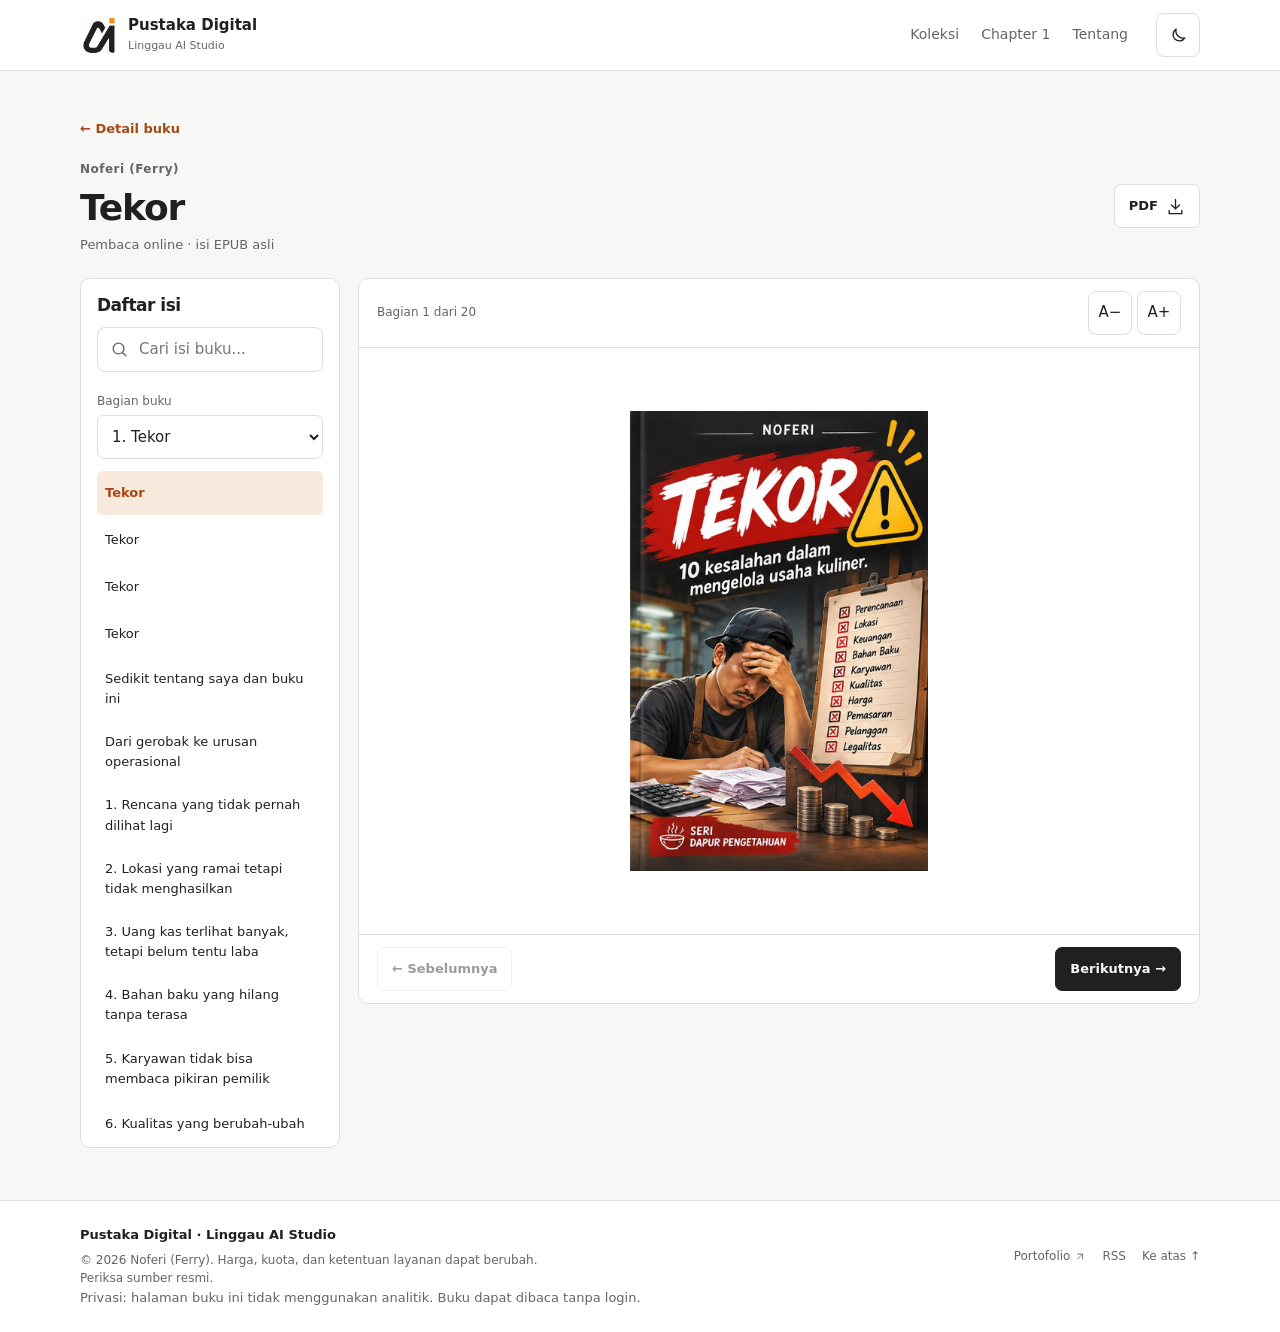
<file: tekor-baca.html>
<!doctype html><html lang="id"><head><meta charset="utf-8"><meta name="referrer" content="strict-origin"><meta name="viewport" content="width=device-width, initial-scale=1"><meta name="theme-color" content="#F7F7F5"><meta name="description" content="Kas, stok, karyawan, kualitas, promosi, pelanggan dan legalitas usaha."><meta property="og:type" content="website"><meta property="og:title" content="Baca Tekor | Pustaka Digital"><meta property="og:description" content="Kas, stok, karyawan, kualitas, promosi, pelanggan dan legalitas usaha."><meta property="og:image" content="https://cuan74468-ux.github.io/buku-pintar-vibe-coder/tekor-cover.jpg"><meta property="og:url" content="https://cuan74468-ux.github.io/buku-pintar-vibe-coder/tekor-baca.html"><meta name="color-scheme" content="light dark"><title>Baca Tekor | Pustaka Digital</title><link rel="canonical" href="https://cuan74468-ux.github.io/buku-pintar-vibe-coder/tekor-baca.html"><link rel="alternate" type="application/rss+xml" title="Rilis eBook Linggau AI Studio" href="feed.xml"><link rel="icon" href="assets/web/linggau-ai-logo.webp" type="image/webp" sizes="128x128"><link rel="stylesheet" href="css/site.css?v=20261128-studio-logo"><script defer src="js/site.js?v=20261127-dapur"></script><script defer src="js/reader.js?v=20261128-multibook"></script><meta property="og:locale" content="id_ID"><meta property="og:site_name" content="Pustaka Digital Linggau AI Studio"><meta property="og:image:alt" content="Sampul Tekor"><meta name="twitter:card" content="summary_large_image"><meta name="twitter:title" content="Baca Tekor | Pustaka Digital"><meta name="twitter:description" content="Kas, stok, karyawan, kualitas, promosi, pelanggan dan legalitas usaha."><meta name="twitter:image" content="https://cuan74468-ux.github.io/buku-pintar-vibe-coder/tekor-cover.jpg"><meta name="twitter:image:alt" content="Sampul Tekor"></head><body class="reader-page" data-book="tekor"><a class="skip-link" href="#main">Lewati navigasi</a><div class="scroll-track" aria-hidden="true"><span id="scrollProgress"></span></div><header class="site-header" id="atas"><div class="container header-inner"><a class="logo" href="./"><span class="logo-icon"><img src="assets/web/linggau-ai-logo.webp" alt="" width="38" height="38"></span><span><strong>Pustaka Digital</strong><small>Linggau AI Studio</small></span></a><nav class="main-nav" aria-label="Navigasi utama"><a  href="./">Koleksi</a><a href="./#chapter-1">Chapter 1</a><a href="./#tentang">Tentang</a></nav><button id="themeToggle" class="theme-toggle" type="button" aria-label="Gunakan tema gelap" aria-pressed="false"><span class="icon-moon"><svg viewBox="0 0 24 24" fill="none" stroke="currentColor" stroke-width="1.7" stroke-linecap="round" stroke-linejoin="round" aria-hidden="true"><path d="M20 15A9 9 0 0 1 9 4a8 8 0 1 0 11 11z"/></svg></span><span class="icon-sun"><svg viewBox="0 0 24 24" fill="none" stroke="currentColor" stroke-width="1.7" stroke-linecap="round" stroke-linejoin="round" aria-hidden="true"><circle cx="12" cy="12" r="4"/><path d="M12 2v2m0 16v2M2 12h2m16 0h2m-3-7-1 1M6 18l-1 1M5 5l1 1m12 12 1 1"/></svg></span></button></div></header><main class="container main" id="main"><a class="back-link" href="tekor.html">← Detail buku</a><div class="reader-heading"><div><span class="eyebrow">Noferi (Ferry)</span><h1>Tekor</h1><p class="muted">Pembaca online · isi EPUB asli</p></div><a class="button secondary" href="tekor.pdf" download>PDF <svg viewBox="0 0 24 24" fill="none" stroke="currentColor" stroke-width="1.7" stroke-linecap="round" stroke-linejoin="round" aria-hidden="true"><path d="M12 3v12m-5-5 5 5 5-5M4 17v4h16v-4"/></svg></a></div><div class="reader-layout"><aside class="reader-sidebar"><h2>Daftar isi</h2><label class="catalog-search"><svg viewBox="0 0 24 24" fill="none" stroke="currentColor" stroke-width="1.7" stroke-linecap="round" stroke-linejoin="round" aria-hidden="true"><circle cx="10.8" cy="10.8" r="6.8"/><path d="m16 16 4 4"/></svg><span class="visually-hidden">Cari isi buku</span><input type="search" id="readerSearch" placeholder="Cari isi buku..." disabled></label><div id="searchResults" aria-live="polite"></div><label class="select-label" for="chapterSelect">Bagian buku</label><select id="chapterSelect" disabled><option>Memuat buku…</option></select><nav id="readerToc" aria-label="Daftar isi buku"></nav></aside><section class="reading-panel" aria-label="Isi buku"><div class="reader-tools"><span id="readerPosition" role="status">Memuat buku…</span><div><button id="fontMinus" class="small-button" aria-label="A− Perkecil teks">A−</button><button id="fontPlus" class="small-button" aria-label="A+ Perbesar teks">A+</button></div></div><article id="readerContent" class="reading-content" aria-busy="true"><p>Memuat isi EPUB asli. Jika pembaca tidak tersedia, <a href="tekor.pdf">buka PDF</a> atau <a href="tekor.epub" download>unduh EPUB</a>.</p></article><div class="reader-pagination"><button id="prevChapter" class="button secondary" disabled>← Sebelumnya</button><button id="nextChapter" class="button primary" disabled>Berikutnya →</button></div></section></div></main><footer class="site-footer"><div class="container footer-inner"><div><strong>Pustaka Digital · Linggau AI Studio</strong><p>© 2026 Noferi (Ferry). Harga, kuota, dan ketentuan layanan dapat berubah. Periksa sumber resmi.</p></div><nav aria-label="Tautan ekosistem"><a href="https://cuan74468-ux.github.io/">Portofolio <svg viewBox="0 0 24 24" fill="none" stroke="currentColor" stroke-width="1.7" stroke-linecap="round" stroke-linejoin="round" aria-hidden="true"><path d="M7 17 17 7M7 7h10v10"/></svg></a><a href="feed.xml">RSS</a><a href="#atas">Ke atas ↑</a></nav></div><p class="container muted">Privasi: halaman buku ini tidak menggunakan analitik. Buku dapat dibaca tanpa login.</p></footer><noscript><div class="container"><a href="tekor.pdf">Baca PDF tanpa JavaScript</a></div></noscript></body></html>
</file>
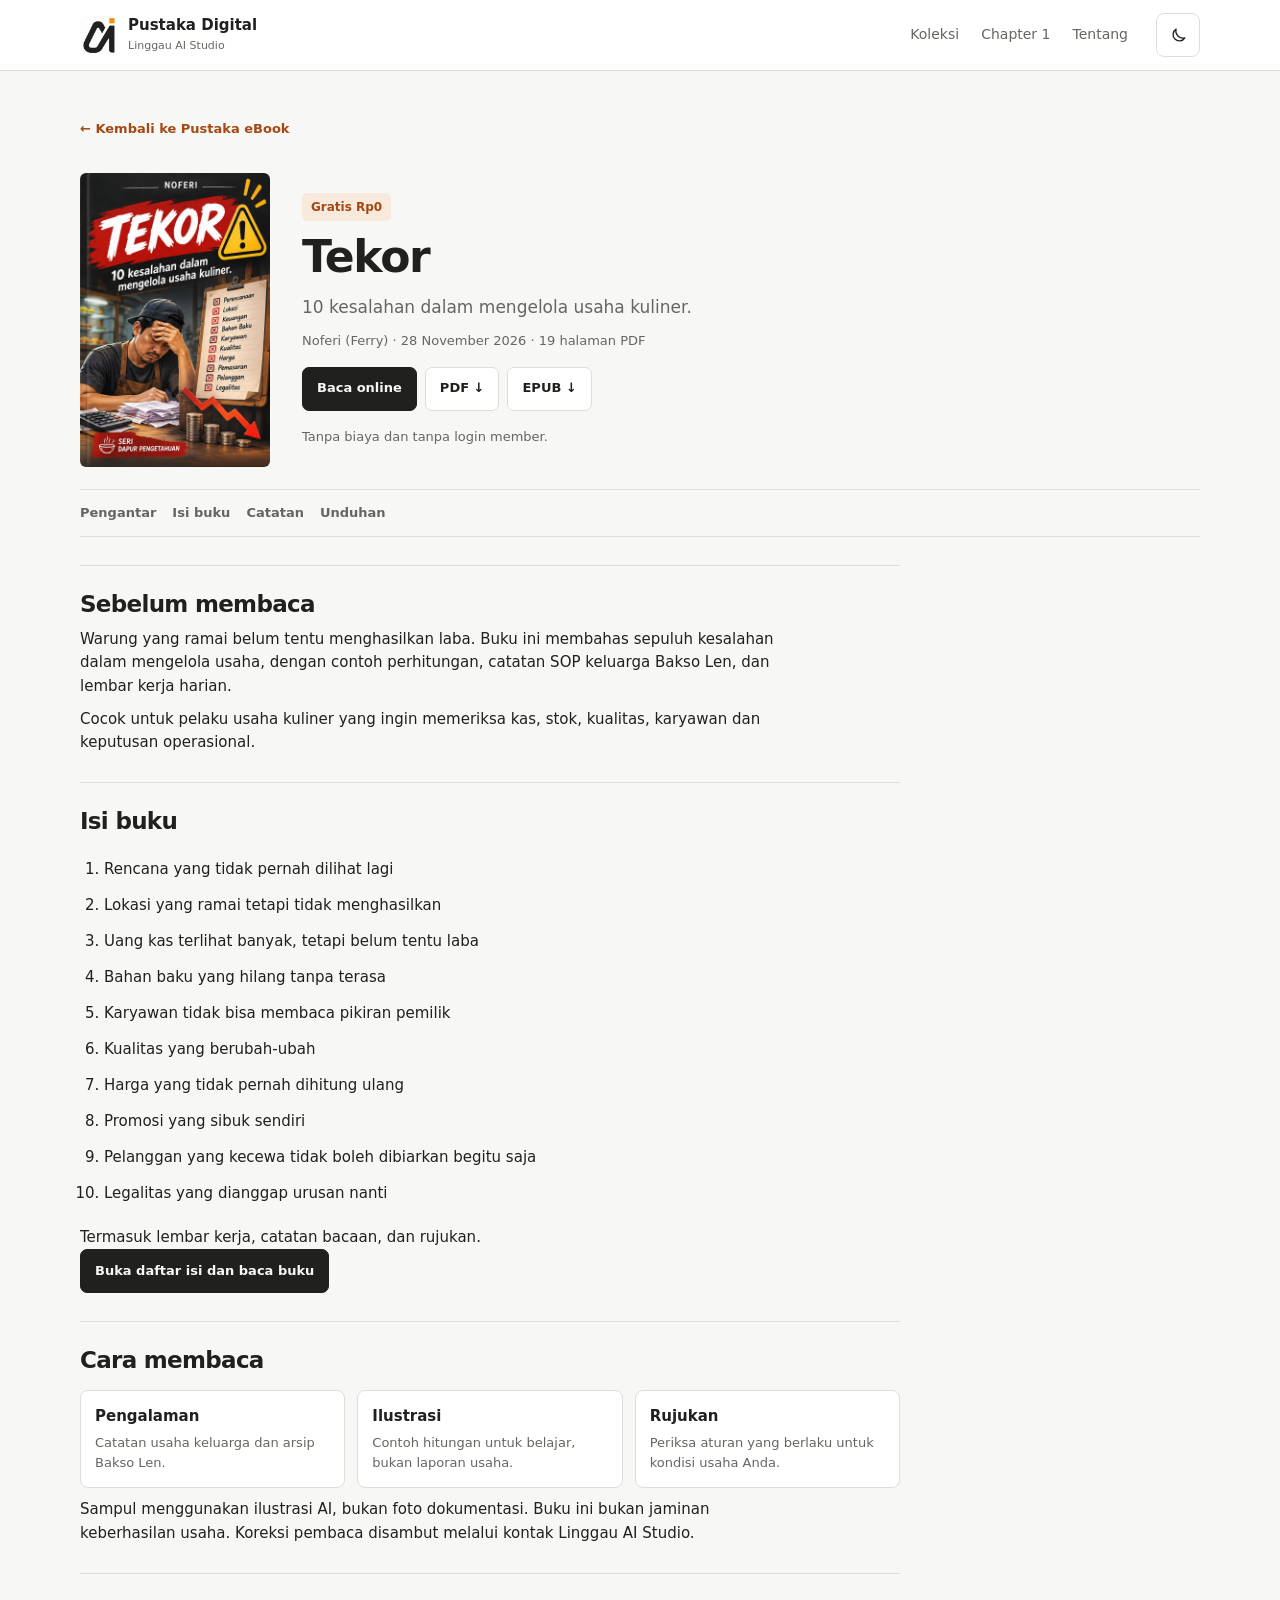
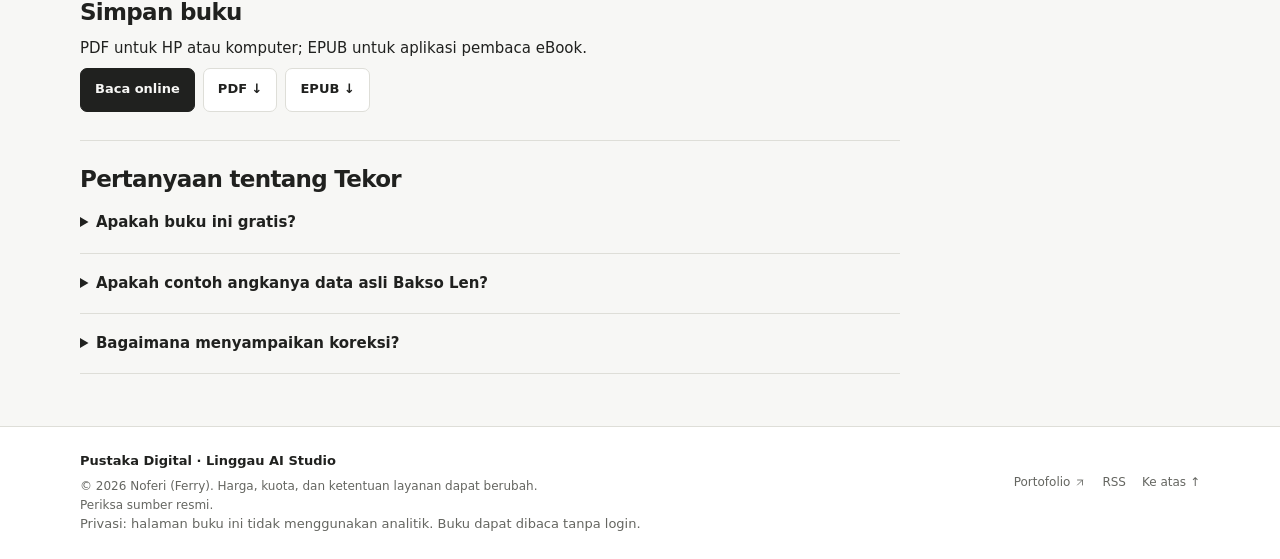
<file: tekor.html>
<!doctype html><html lang="id"><head><meta charset="utf-8"><meta name="referrer" content="strict-origin"><meta name="viewport" content="width=device-width, initial-scale=1"><meta name="theme-color" content="#F7F7F5"><meta name="description" content="Kas, stok, karyawan, kualitas, promosi, pelanggan dan legalitas usaha."><meta property="og:type" content="book"><meta property="og:title" content="Tekor | Pustaka Digital"><meta property="og:description" content="Kas, stok, karyawan, kualitas, promosi, pelanggan dan legalitas usaha."><meta property="og:image" content="https://cuan74468-ux.github.io/buku-pintar-vibe-coder/tekor-cover.jpg"><meta property="og:url" content="https://cuan74468-ux.github.io/buku-pintar-vibe-coder/tekor.html"><meta name="color-scheme" content="light dark"><title>Tekor | Pustaka Digital</title><link rel="canonical" href="https://cuan74468-ux.github.io/buku-pintar-vibe-coder/tekor.html"><link rel="alternate" type="application/rss+xml" title="Rilis eBook Linggau AI Studio" href="feed.xml"><link rel="icon" href="assets/web/linggau-ai-logo.webp" type="image/webp" sizes="128x128"><link rel="stylesheet" href="css/site.css?v=20261128-studio-logo"><script defer src="js/site.js?v=20261127-dapur"></script><meta property="og:locale" content="id_ID"><meta property="og:site_name" content="Pustaka Digital Linggau AI Studio"><meta property="og:image:alt" content="Sampul Tekor"><meta name="twitter:card" content="summary_large_image"><meta name="twitter:title" content="Tekor | Pustaka Digital"><meta name="twitter:description" content="Kas, stok, karyawan, kualitas, promosi, pelanggan dan legalitas usaha."><meta name="twitter:image" content="https://cuan74468-ux.github.io/buku-pintar-vibe-coder/tekor-cover.jpg"><meta name="twitter:image:alt" content="Sampul Tekor"><script type="application/ld+json">{"@context":"https://schema.org","@type":"Book","name":"Tekor","alternateName":"10 kesalahan dalam mengelola usaha kuliner.","description":"Kas, stok, karyawan, kualitas, promosi, pelanggan dan legalitas usaha.","author":{"@type":"Person","name":"Noferi (Ferry)"},"publisher":{"@type":"Organization","name":"Linggau AI Studio"},"inLanguage":"id","datePublished":"2026-11-28","numberOfPages":19,"isAccessibleForFree":true,"image":"https://cuan74468-ux.github.io/buku-pintar-vibe-coder/tekor-cover.jpg","url":"https://cuan74468-ux.github.io/buku-pintar-vibe-coder/tekor.html"}</script></head><body><a class="skip-link" href="#main">Lewati navigasi</a><div class="scroll-track" aria-hidden="true"><span id="scrollProgress"></span></div><header class="site-header" id="atas"><div class="container header-inner"><a class="logo" href="./"><span class="logo-icon"><img src="assets/web/linggau-ai-logo.webp" alt="" width="38" height="38"></span><span><strong>Pustaka Digital</strong><small>Linggau AI Studio</small></span></a><nav class="main-nav" aria-label="Navigasi utama"><a  href="./">Koleksi</a><a href="./#chapter-1">Chapter 1</a><a href="./#tentang">Tentang</a></nav><button id="themeToggle" class="theme-toggle" type="button" aria-label="Gunakan tema gelap" aria-pressed="false"><span class="icon-moon"><svg viewBox="0 0 24 24" fill="none" stroke="currentColor" stroke-width="1.7" stroke-linecap="round" stroke-linejoin="round" aria-hidden="true"><path d="M20 15A9 9 0 0 1 9 4a8 8 0 1 0 11 11z"/></svg></span><span class="icon-sun"><svg viewBox="0 0 24 24" fill="none" stroke="currentColor" stroke-width="1.7" stroke-linecap="round" stroke-linejoin="round" aria-hidden="true"><circle cx="12" cy="12" r="4"/><path d="M12 2v2m0 16v2M2 12h2m16 0h2m-3-7-1 1M6 18l-1 1M5 5l1 1m12 12 1 1"/></svg></span></button></div></header><main id="main" class="container main"><a class="back-link" href="./">← Kembali ke Pustaka eBook</a><section class="book-detail" aria-labelledby="heroTitle"><img class="detail-cover" src="tekor-cover.jpg" alt="Sampul Tekor" fetchpriority="high"><div><span class="tag">Gratis Rp0</span><h1 id="heroTitle">Tekor</h1><p class="lead">10 kesalahan dalam mengelola usaha kuliner.</p><p class="muted">Noferi (Ferry) · 28 November 2026 · 19 halaman PDF</p><div class="book-links"><a class="button primary" href="tekor-baca.html">Baca online</a><a class="button secondary" href="tekor.pdf" download>PDF ↓</a><a class="button secondary" href="tekor.epub" download>EPUB ↓</a></div><p class="muted">Tanpa biaya dan tanpa login member.</p></div></section><nav class="subnav" aria-label="Bagian buku"><a href="#tentang">Pengantar</a><a href="#materi">Isi buku</a><a href="#cara-membaca">Catatan</a><a href="#unduh">Unduhan</a></nav><div class="detail-content"><section id="tentang" class="section"><h2>Sebelum membaca</h2><p>Warung yang ramai belum tentu menghasilkan laba. Buku ini membahas sepuluh kesalahan dalam mengelola usaha, dengan contoh perhitungan, catatan SOP keluarga Bakso Len, dan lembar kerja harian.</p><p>Cocok untuk pelaku usaha kuliner yang ingin memeriksa kas, stok, kualitas, karyawan dan keputusan operasional.</p></section><section id="materi" class="section"><h2>Isi buku</h2><ol class="chapters"><li>Rencana yang tidak pernah dilihat lagi</li><li>Lokasi yang ramai tetapi tidak menghasilkan</li><li>Uang kas terlihat banyak, tetapi belum tentu laba</li><li>Bahan baku yang hilang tanpa terasa</li><li>Karyawan tidak bisa membaca pikiran pemilik</li><li>Kualitas yang berubah-ubah</li><li>Harga yang tidak pernah dihitung ulang</li><li>Promosi yang sibuk sendiri</li><li>Pelanggan yang kecewa tidak boleh dibiarkan begitu saja</li><li>Legalitas yang dianggap urusan nanti</li></ol><p>Termasuk lembar kerja, catatan bacaan, dan rujukan.</p><a class="button primary" href="tekor-baca.html">Buka daftar isi dan baca buku</a></section><section id="cara-membaca" class="section"><h2>Cara membaca</h2><div class="proof-grid"><div><strong>Pengalaman</strong><p>Catatan usaha keluarga dan arsip Bakso Len.</p></div><div><strong>Ilustrasi</strong><p>Contoh hitungan untuk belajar, bukan laporan usaha.</p></div><div><strong>Rujukan</strong><p>Periksa aturan yang berlaku untuk kondisi usaha Anda.</p></div></div><p>Sampul menggunakan ilustrasi AI, bukan foto dokumentasi. Buku ini bukan jaminan keberhasilan usaha. Koreksi pembaca disambut melalui <a href="https://cuan74468-ux.github.io/#contact">kontak Linggau AI Studio</a>.</p></section><section id="unduh" class="section"><h2>Simpan buku</h2><p>PDF untuk HP atau komputer; EPUB untuk aplikasi pembaca eBook.</p><div class="book-links"><a class="button primary" href="tekor-baca.html">Baca online</a><a class="button secondary" href="tekor.pdf" download>PDF ↓</a><a class="button secondary" href="tekor.epub" download>EPUB ↓</a></div></section><section id="faq" class="section"><h2>Pertanyaan tentang Tekor</h2><details class="faq-item"><summary>Apakah buku ini gratis?</summary><p>Ya, baca online atau unduh PDF dan EPUB tanpa biaya atau login.</p></details><details class="faq-item"><summary>Apakah contoh angkanya data asli Bakso Len?</summary><p>Tidak. Contoh hitungan adalah ilustrasi; pengalaman dan catatan usaha dibedakan dari simulasi.</p></details><details class="faq-item"><summary>Bagaimana menyampaikan koreksi?</summary><p>Sebutkan judul, bab dan bagian yang ingin dikoreksi melalui kontak Linggau AI Studio.</p></details></section></div></main><footer class="site-footer"><div class="container footer-inner"><div><strong>Pustaka Digital · Linggau AI Studio</strong><p>© 2026 Noferi (Ferry). Harga, kuota, dan ketentuan layanan dapat berubah. Periksa sumber resmi.</p></div><nav aria-label="Tautan ekosistem"><a href="https://cuan74468-ux.github.io/">Portofolio <svg viewBox="0 0 24 24" fill="none" stroke="currentColor" stroke-width="1.7" stroke-linecap="round" stroke-linejoin="round" aria-hidden="true"><path d="M7 17 17 7M7 7h10v10"/></svg></a><a href="feed.xml">RSS</a><a href="#atas">Ke atas ↑</a></nav></div><p class="container muted">Privasi: halaman buku ini tidak menggunakan analitik. Buku dapat dibaca tanpa login.</p></footer></body></html>
</file>
<file: css/site.css>
/* Pustaka Digital v3 — neutral, compact, mobile-first, no decorative effects. */
:root{--paper:#F7F7F5;--surface:#fff;--ink:#20211F;--muted:#656661;--line:#deded8;--accent:#a44913;--accent-bg:#f7e9dc;--ui:system-ui,-apple-system,BlinkMacSystemFont,"Segoe UI",sans-serif;--read-size:18px;color-scheme:light}
:root[data-theme="dark"]{--paper:#181916;--surface:#22231f;--ink:#f2f1eb;--muted:#b7b8af;--line:#40413b;--accent:#ffb47e;--accent-bg:#392a20;color-scheme:dark}
*,*::before,*::after{box-sizing:border-box}html{scroll-padding-top:20px}body{margin:0;background:var(--paper);color:var(--ink);font:15px/1.55 var(--ui)}a{color:inherit;text-decoration:none}button,input,select{font:inherit;color:inherit}button,a,input,select{-webkit-tap-highlight-color:transparent}button{cursor:pointer}button:disabled{opacity:.45;cursor:not-allowed}a:focus-visible,button:focus-visible,input:focus-visible,select:focus-visible{outline:2px solid var(--accent);outline-offset:3px}img{max-width:100%;height:auto;display:block}svg{width:19px;height:19px;flex-shrink:0}h1,h2,h3,p{margin:0}h1,h2,h3{line-height:1.2;letter-spacing:-.03em}h1{font-size:clamp(28px,4vw,44px);font-weight:720}h2{font-size:23px;font-weight:700}h3{font-size:19px;font-weight:680}p{overflow-wrap:anywhere}.container{width:min(1120px,calc(100% - 48px));margin-inline:auto}.main{padding:36px 0 52px}.muted,.book-byline,.book-category{color:var(--muted);font-size:13px}.visually-hidden{position:absolute;width:1px;height:1px;overflow:hidden;clip-path:inset(50%);white-space:nowrap}[hidden]{display:none!important}.skip-link{position:absolute;left:12px;top:-100px;z-index:20;background:var(--ink);color:var(--paper);padding:12px}.skip-link:focus{top:10px}.scroll-track{position:fixed;top:0;left:0;width:100%;height:2px;z-index:30;pointer-events:none}.scroll-track span{display:block;height:100%;background:var(--accent);transform:scaleX(0);transform-origin:left}.site-header{background:var(--surface);border-bottom:1px solid var(--line)}.header-inner{display:grid;grid-template-columns:1fr auto auto;gap:28px;align-items:center;min-height:70px}.logo{display:flex;align-items:center;gap:10px;min-width:0}.logo-icon{display:grid;place-items:center;background:#f9f9f9;width:38px;height:38px;border-radius:8px;overflow:hidden;flex-shrink:0}.logo-icon img{display:block;width:38px;height:38px;object-fit:contain}.logo strong,.logo small{display:block}.logo strong{font-size:15px;line-height:1.2}.logo small{font-size:11px;color:var(--muted);margin-top:3px}.main-nav{display:flex;gap:22px;align-items:center}.main-nav a{font-size:14px;color:var(--muted);min-height:44px;display:flex;align-items:center;white-space:nowrap}.main-nav a[aria-current="page"]{color:var(--ink);font-weight:700}.theme-toggle,.small-button{background:var(--surface);border:1px solid var(--line);border-radius:8px;min-width:44px;min-height:44px;display:inline-grid;place-items:center}.theme-toggle span{display:grid;place-items:center}.theme-toggle .icon-sun{display:none}[data-theme="dark"] .theme-toggle .icon-sun{display:grid}[data-theme="dark"] .theme-toggle .icon-moon{display:none}.intro{padding:6px 0 25px;display:grid;gap:10px}.intro p,.section-heading p,.lead{color:var(--muted);max-width:68ch}.eyebrow{color:var(--muted);font-size:12px;font-weight:650;letter-spacing:.04em}.intro-meta{display:flex;align-items:center;flex-wrap:wrap;gap:8px 14px;font-size:12px;color:var(--muted);margin-top:5px}.tag,.book-cover-tag{display:inline-flex;align-items:center;background:var(--accent-bg);color:var(--accent);font-size:12px;font-weight:700;padding:5px 9px;border-radius:5px;white-space:nowrap}.section{margin-top:28px;border-top:1px solid var(--line);padding-top:25px;scroll-margin-top:12px}.section-heading{display:flex;align-items:flex-start;justify-content:space-between;gap:16px;margin-bottom:18px}.section-heading p{margin-top:6px}.section-heading .eyebrow{display:block;margin-bottom:6px}.section-heading>.muted{font-size:11px;font-weight:650;text-align:right}.catalog-toolbar{display:flex;align-items:center;gap:12px;margin-bottom:14px}.catalog-search{display:flex;align-items:center;gap:10px;border:1px solid var(--line);border-radius:8px;padding:0 12px;min-height:46px;background:var(--surface);color:var(--muted);max-width:460px;width:100%}.catalog-search input{width:100%;min-width:0;background:none;border:0;outline:0;padding:10px 0}.catalog-search:focus-within{border-color:var(--accent)}.catalog-search input:focus-visible{outline:0}.catalog-search-count,#catalogSearchCount{font-size:12px;color:var(--muted)}.books-grid{display:grid;gap:14px}.library-book{display:grid;grid-template-columns:150px minmax(0,1fr);gap:24px;padding:20px;background:var(--surface);border:1px solid var(--line);border-radius:12px;align-items:center}.library-cover{position:relative;display:block;min-width:0}.library-cover img{width:100%;aspect-ratio:3/4;object-fit:contain;background:var(--paper);border-radius:5px}.book-cover-tag{position:absolute;left:5px;bottom:5px;background:var(--surface);color:var(--ink);border:1px solid var(--line);font-size:10px}.library-book-content{min-width:0;display:grid;gap:8px}.library-book-content h3{font-size:clamp(20px,2.4vw,28px)}.library-book-content p{color:var(--muted);max-width:66ch}.book-links,.update-actions{display:flex;align-items:center;flex-wrap:wrap;gap:8px;margin-top:8px}.button,.book-links>a:not(.text-link){display:inline-flex;align-items:center;justify-content:center;gap:8px;min-height:44px;padding:9px 14px;border:1px solid var(--line);border-radius:7px;background:var(--surface);font-weight:650;font-size:13px;text-align:center;line-height:1.3}.button.primary,.book-links>a.primary,.book-links>a.book-details{background:var(--ink);color:var(--paper);border-color:var(--ink)}.button:hover,.resource:hover,.book-links>a:hover{border-color:var(--accent)}.text-link,.back-link{font-size:13px;font-weight:650;color:var(--accent);display:inline-flex;align-items:center;min-height:44px}.education-grid{display:grid;grid-template-columns:repeat(3,minmax(0,1fr));gap:12px}.resource{border:1px solid var(--line);border-radius:10px;background:var(--surface);padding:16px;display:grid;grid-template-columns:auto 1fr auto;align-items:start;gap:12px;min-height:108px}.resource-icon{display:grid;place-items:center;width:38px;height:38px;background:var(--accent-bg);color:var(--accent);border-radius:7px}.resource h3{font-size:15px;letter-spacing:-.01em;margin:2px 0 5px}.resource p{font-size:12px;color:var(--muted)}.resource>svg{width:15px;color:var(--muted)}.updates{display:flex;justify-content:space-between;gap:24px;align-items:flex-start}.updates p,.about p,.detail-content p{margin-top:10px;max-width:76ch}.updates h2{margin-bottom:4px}.updates .muted{font-size:12px}.site-footer{border-top:1px solid var(--line);background:var(--surface);padding:24px 0}.footer-inner{display:flex;justify-content:space-between;gap:24px;font-size:12px;color:var(--muted)}.footer-inner p{margin-top:6px;max-width:65ch}.footer-inner strong{color:var(--ink);font-size:13px}.footer-inner nav{display:flex;gap:4px 16px;flex-wrap:wrap;align-items:center;justify-content:flex-end}.footer-inner nav a{min-height:36px;display:inline-flex;align-items:center;gap:4px}.footer-inner nav svg{width:12px}.book-detail{display:grid;grid-template-columns:190px minmax(0,1fr);align-items:center;gap:32px;padding:22px 0}.detail-cover{width:100%;border-radius:6px;background:var(--surface);object-fit:contain}.book-detail h1{margin:10px 0}.book-detail .lead{font-size:17px;margin-bottom:10px}.book-detail .book-links{margin:16px 0}.subnav{display:flex;gap:16px;flex-wrap:wrap;border-top:1px solid var(--line);border-bottom:1px solid var(--line)}.subnav a{display:flex;align-items:center;min-height:46px;font-weight:650;font-size:13px;color:var(--muted)}.detail-content{max-width:820px}.chapters{padding-left:24px;line-height:1.6}.chapters li{padding:6px 0}.proof-grid{display:grid;grid-template-columns:repeat(3,minmax(0,1fr));gap:12px;margin-top:15px}.proof-grid>div{padding:14px;border:1px solid var(--line);background:var(--surface);border-radius:8px}.proof-grid p{font-size:13px;color:var(--muted);margin-top:5px}.reader-heading{display:flex;justify-content:space-between;align-items:center;gap:15px;margin:6px 0 22px}.reader-heading h1{font-size:clamp(26px,3vw,36px);margin:6px 0}.reader-layout{display:grid;grid-template-columns:minmax(0,260px) minmax(0,1fr);gap:18px;align-items:start}.reader-sidebar,.reading-panel{background:var(--surface);border:1px solid var(--line);border-radius:10px;min-width:0}.reader-sidebar{padding:16px;position:sticky;top:15px;max-height:calc(100vh - 30px);overflow:auto}.reader-sidebar h2{font-size:17px;margin-bottom:12px}.reader-sidebar .catalog-search{min-height:44px}.select-label{display:block;font-size:12px;margin-top:12px;color:var(--muted)}#chapterSelect{display:block;width:100%;background:var(--surface);border:1px solid var(--line);border-radius:7px;padding:10px;min-height:44px;margin-top:4px}#readerToc{display:grid;gap:3px;margin-top:12px}#readerToc button,#searchResults button{display:block;width:100%;text-align:left;background:transparent;border:0;border-radius:6px;padding:10px 8px;overflow-wrap:anywhere;font-size:13px;min-height:44px}#readerToc button[aria-current="true"]{background:var(--accent-bg);color:var(--accent);font-weight:650}#searchResults{margin-top:8px;max-height:280px;overflow:auto}#searchResults p{font-size:12px;color:var(--muted);padding:6px 0}#searchResults button{border-bottom:1px solid var(--line)}.reader-tools,.reader-pagination{display:flex;justify-content:space-between;align-items:center;gap:10px;padding:12px 18px;border-bottom:1px solid var(--line)}.reader-tools>div{display:flex;gap:5px}.reader-tools>span{font-size:12px;color:var(--muted)}.reader-pagination{border-top:1px solid var(--line);border-bottom:0;flex-wrap:wrap}.reading-content{padding:clamp(20px,4vw,54px);font-size:var(--read-size);line-height:1.8;overflow-wrap:anywhere;max-width:800px;margin:auto;min-height:320px}.reading-content h1,.reading-content h2,.reading-content h3,.reading-content h4,.reading-content h5,.reading-content h6{font-size:1.35em;margin:1.2em 0 .5em}.reading-content p{margin:.75em 0}.reading-content a{color:var(--accent);text-decoration:underline}.reading-content img{max-height:460px;margin:12px auto;object-fit:contain}.reading-content pre{white-space:pre-wrap;overflow-wrap:anywhere;background:var(--paper);padding:10px;border:1px solid var(--line);border-radius:6px;font-size:.85em}.reading-content code{font-size:.9em;overflow-wrap:anywhere}.reading-content table{border-collapse:collapse;width:100%;font-size:.83em;table-layout:fixed}.reading-content td,.reading-content th{border:1px solid var(--line);padding:7px;vertical-align:top;overflow-wrap:anywhere}.reading-content ul,.reading-content ol{padding-left:24px}.reading-content blockquote{margin:1em 0;padding-left:14px;border-left:3px solid var(--line)}.catalog-empty,#catalogError{padding:14px;color:var(--muted)}
@media(max-width:800px){.education-grid{grid-template-columns:1fr}.resource{min-height:76px}.reader-layout{grid-template-columns:1fr}.reader-sidebar{position:static;max-height:none}#readerToc{display:none}.proof-grid{grid-template-columns:1fr}.footer-inner,.updates{flex-direction:column;gap:12px}.footer-inner nav{justify-content:flex-start}}
@media(max-width:520px){.container{width:calc(100% - 32px)}.header-inner{grid-template-columns:1fr auto;gap:0 10px;padding-top:10px;min-height:0}.main-nav{grid-column:1/-1;grid-row:2;gap:22px;justify-content:flex-start}.theme-toggle{grid-column:2;grid-row:1}.main{padding-top:24px}.intro{padding-bottom:14px}.section{margin-top:21px;padding-top:20px}.section-heading{gap:8px}.section-heading>.muted{max-width:92px}.library-book{grid-template-columns:92px minmax(0,1fr);gap:12px;padding:12px;align-items:start}.library-book-content{display:contents}.library-cover{grid-column:1;grid-row:1/4}.book-category{grid-column:2;font-size:11px}.library-book-content h3{grid-column:2;font-size:20px}.library-book-content p{grid-column:2;font-size:13px}.book-byline{grid-column:1/-1;font-size:12px}.book-links{grid-column:1/-1;margin-top:3px}.book-links>a{flex:1 1 auto}.book-detail{grid-template-columns:100px minmax(0,1fr);gap:12px;align-items:start}.book-detail h1{font-size:24px}.book-detail .lead{font-size:14px}.book-detail .muted{font-size:12px}.book-detail>div{display:contents}.book-detail .tag,.book-detail h1,.book-detail .lead{grid-column:2}.detail-cover{grid-row:1/4}.book-detail .muted,.book-detail .book-links{grid-column:1/-1}.reader-heading{align-items:flex-start}.reader-heading h1{font-size:23px}.reader-heading .button{padding:9px}.reading-content{padding:18px}.reader-tools,.reader-pagination{padding:10px}.reader-pagination .button{flex:1}.resource{padding:13px}.subnav{gap:12px}.catalog-toolbar{flex-wrap:wrap}}
@media(prefers-reduced-motion:reduce){*,*::before,*::after{scroll-behavior:auto!important;animation:none!important;transition:none!important}}

.faq-item{border-bottom:1px solid var(--line);padding:12px 0}.faq-item summary{font-weight:650;cursor:pointer;padding:6px 0}.faq-item p{margin:8px 0 4px;color:var(--muted)}

/* Compact, accessible privacy preferences: disclosure only when requested. */
#analyticsPreferences{font-size:13px;color:var(--muted);margin-top:8px}
#analyticsPreferences summary{display:list-item;width:fit-content;min-height:44px;line-height:24px;padding:10px 0;cursor:pointer;text-decoration:underline;text-underline-offset:3px}
#analyticsPreferences summary:focus-visible{outline:2px solid var(--accent);outline-offset:3px}
#analyticsPreferences[open]{padding-bottom:12px}
#analyticsPreferences p{max-width:68ch;margin:0 0 10px}
#analyticsPreferences p a{text-decoration:underline}
#analyticsPreferences button{min-height:44px;margin:0 6px 6px 0}
</file>
